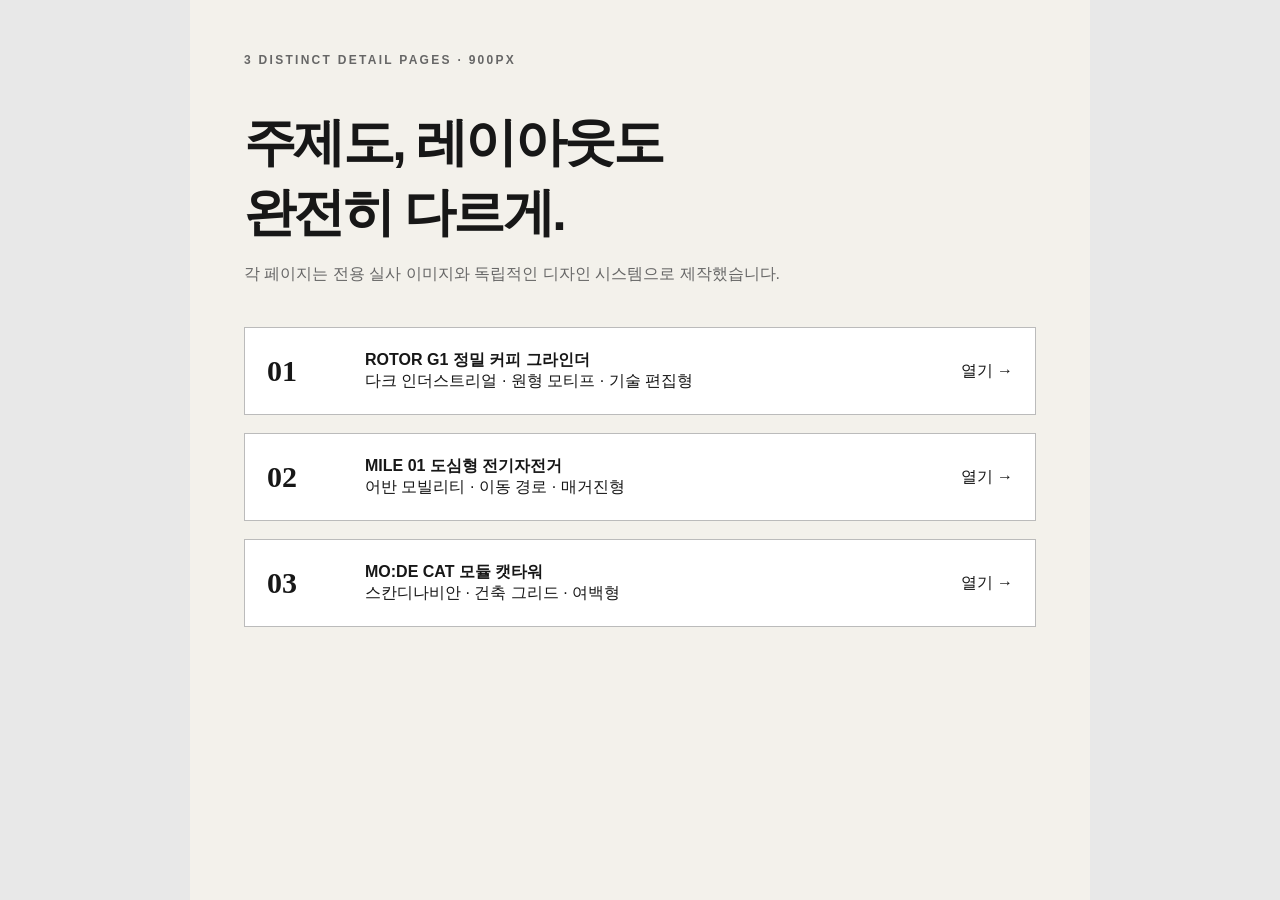
<file: index.html>
<!doctype html><html lang="ko"><head><meta charset="utf-8"><meta name="viewport" content="width=device-width,initial-scale=1"><title>서로 다른 상세페이지 3종</title><link rel="stylesheet" href="fresh-pages.css"></head><body><main class="page site-index"><p class="eyebrow">3 DISTINCT DETAIL PAGES · 900PX</p><h1>주제도, 레이아웃도<br>완전히 다르게.</h1><p>각 페이지는 전용 실사 이미지와 독립적인 디자인 시스템으로 제작했습니다.</p><div class="index-grid"><a href="01-grinder.html"><b>01</b><span><strong>ROTOR G1 정밀 커피 그라인더</strong><br>다크 인더스트리얼 · 원형 모티프 · 기술 편집형</span><span>열기 →</span></a><a href="02-jelly.html"><b>02</b><span><strong>MILE 01 도심형 전기자전거</strong><br>어반 모빌리티 · 이동 경로 · 매거진형</span><span>열기 →</span></a><a href="03-cattower.html"><b>03</b><span><strong>MO:DE CAT 모듈 캣타워</strong><br>스칸디나비안 · 건축 그리드 · 여백형</span><span>열기 →</span></a></div></main></body></html>
</file>
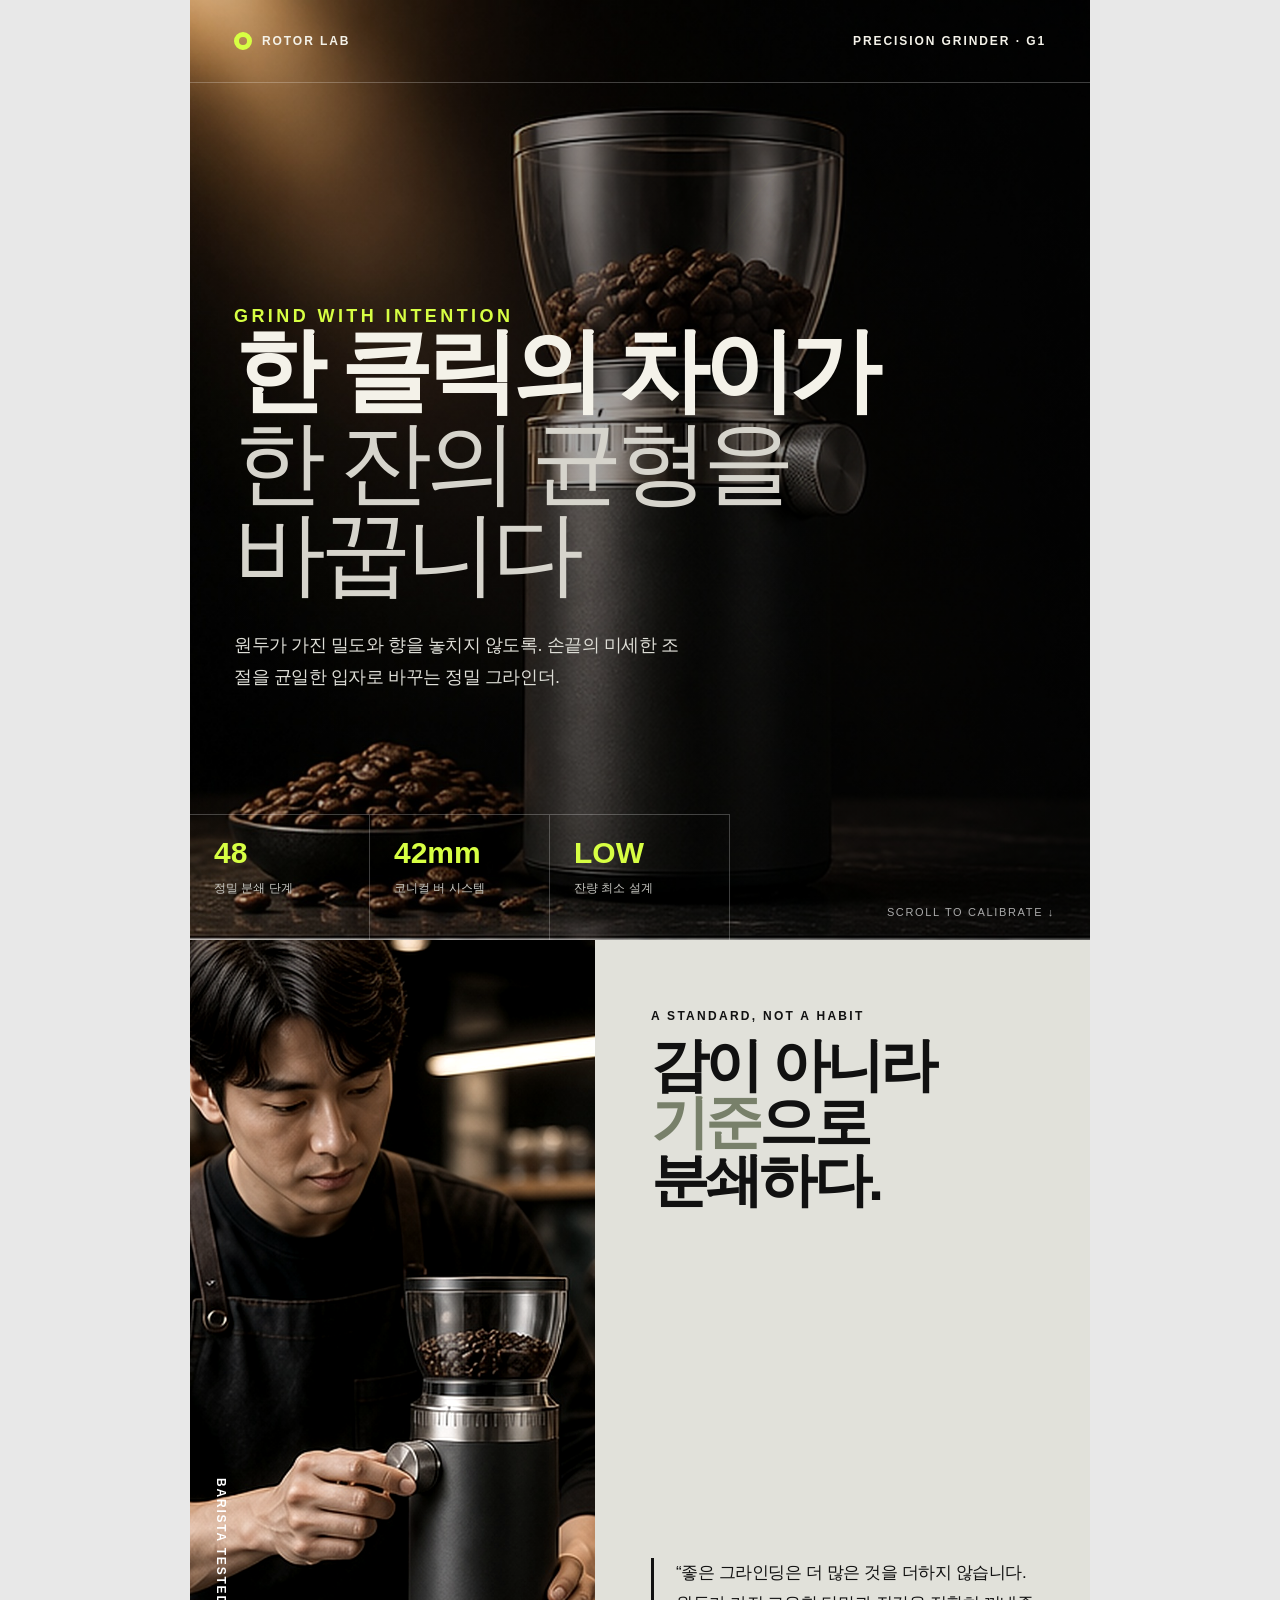
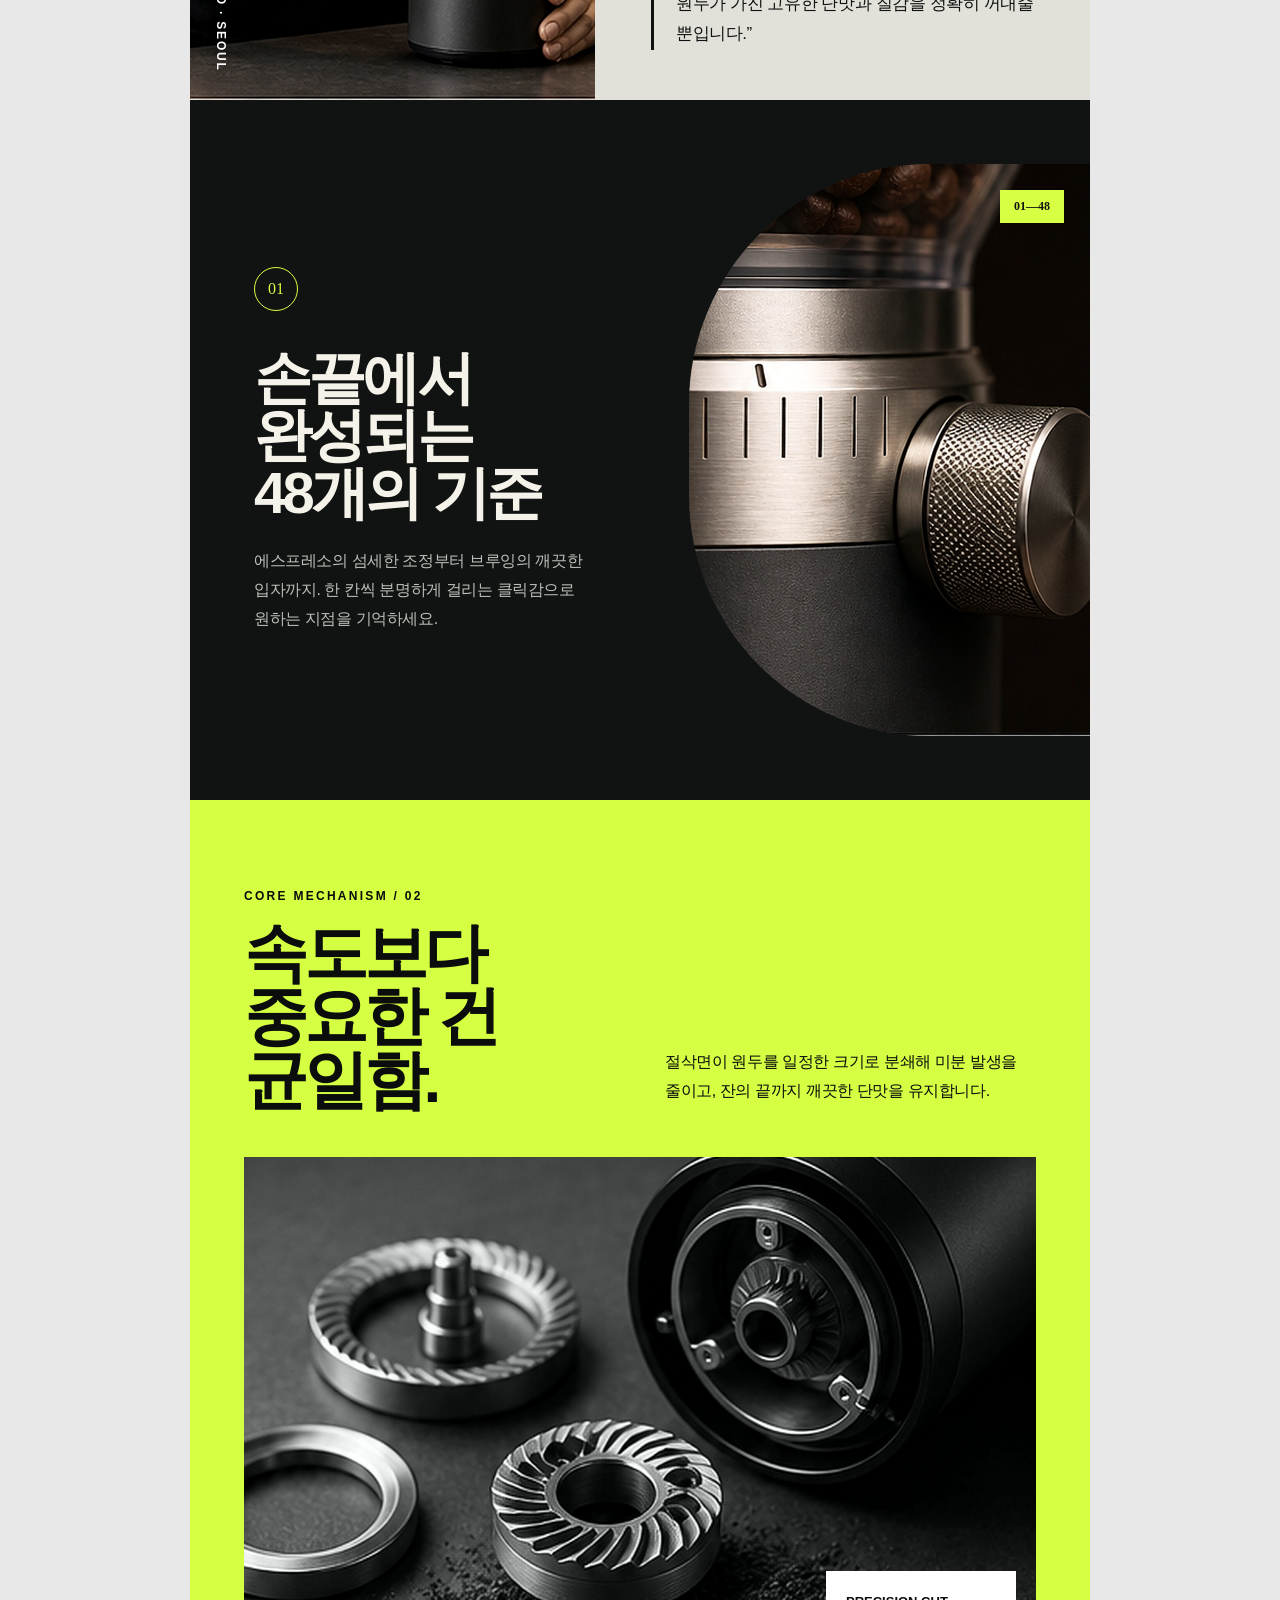
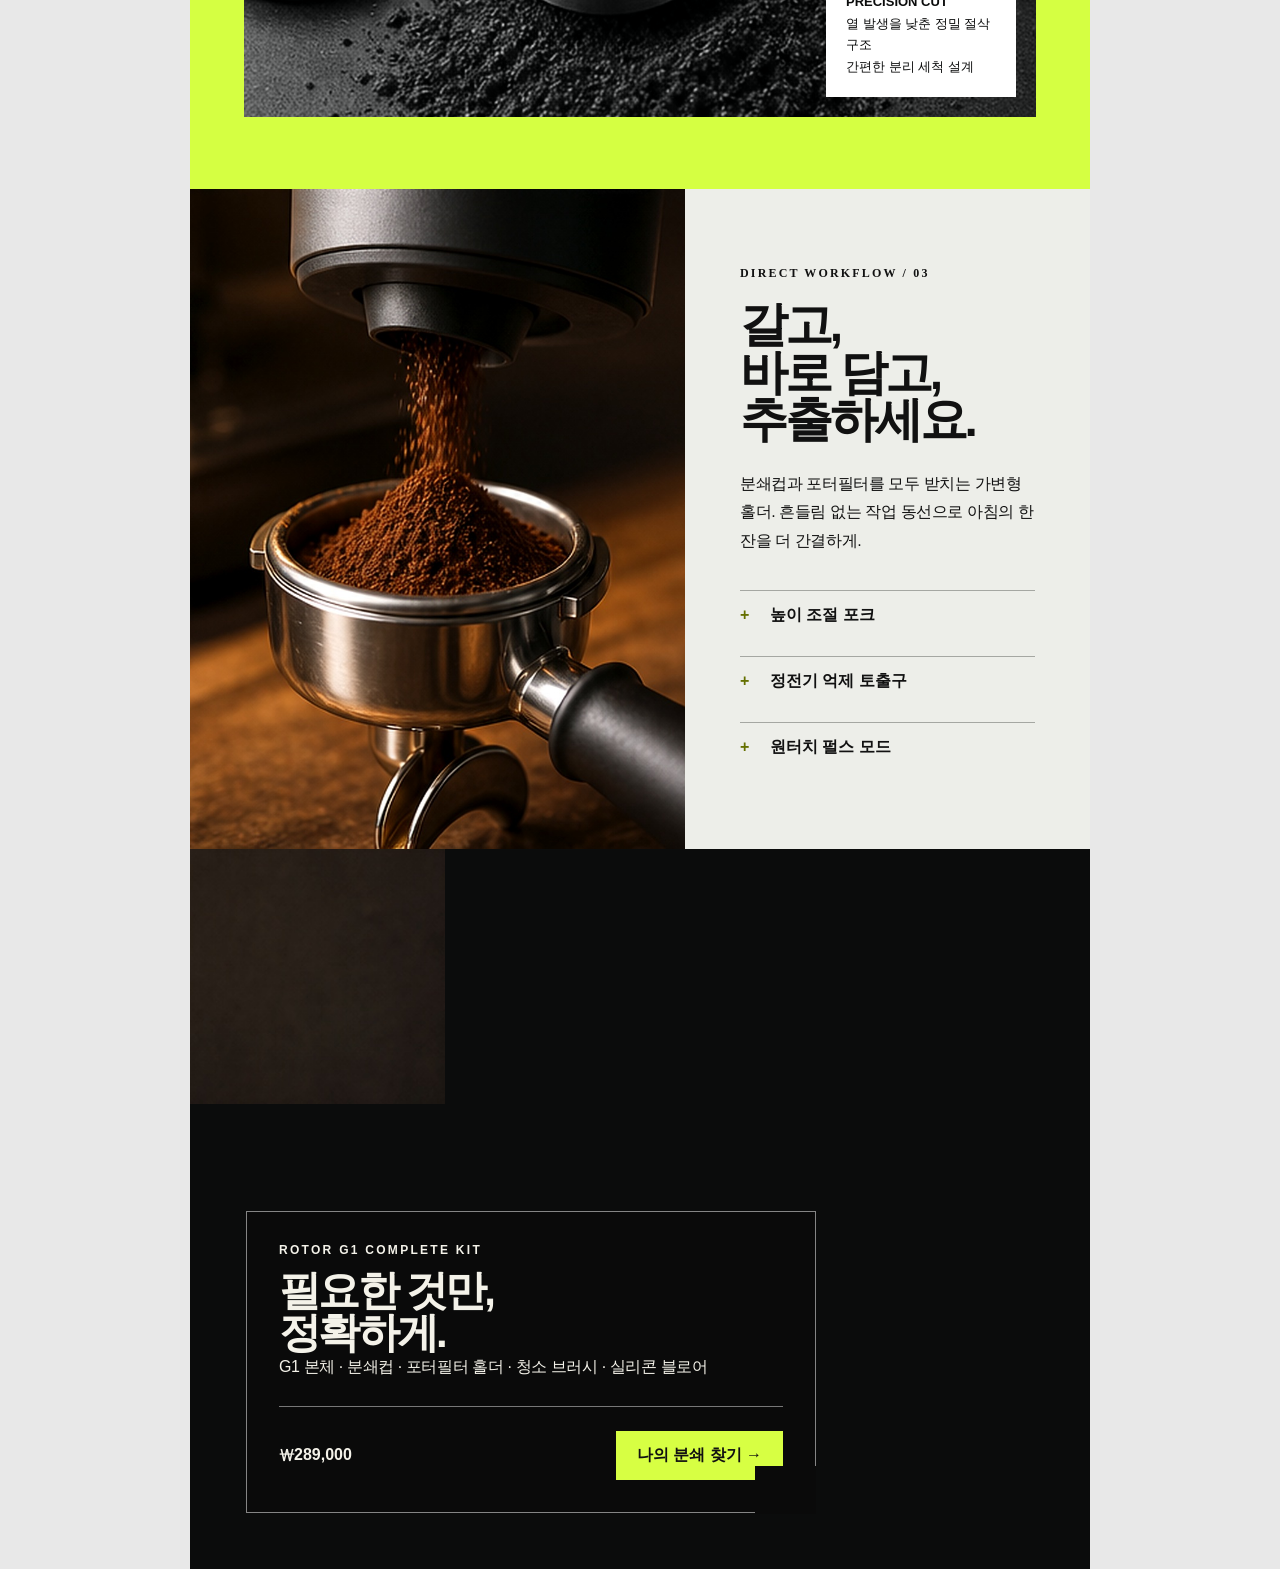
<file: 01-grinder.html>
<!doctype html><html lang="ko"><head><meta charset="utf-8"><meta name="viewport" content="width=device-width,initial-scale=1"><title>ROTOR G1 정밀 커피 그라인더</title><link rel="stylesheet" href="fresh-pages.css"></head>
<body><main class="page grinder">
  <section class="g-hero grain">
    <nav class="g-nav"><span class="g-logo"><i></i> ROTOR LAB</span><span>PRECISION GRINDER · G1</span></nav>
    <div class="g-hero-copy"><p class="eyebrow">Grind with intention</p><h1 class="display">한 클릭의 차이가<span>한 잔의 균형을 바꿉니다</span></h1><p class="body-copy">원두가 가진 밀도와 향을 놓치지 않도록. 손끝의 미세한 조절을 균일한 입자로 바꾸는 정밀 그라인더.</p></div>
    <div class="g-hero-foot"><div class="g-hero-specs"><div><strong>48</strong><span>정밀 분쇄 단계</span></div><div><strong>42mm</strong><span>코니컬 버 시스템</span></div><div><strong>LOW</strong><span>잔량 최소 설계</span></div></div><div class="g-scroll">SCROLL TO CALIBRATE ↓</div></div>
  </section>
  <section class="g-manifesto">
    <div class="g-manifesto-photo"><img src="assets/grinder-2.jpg" alt="커피를 추출하는 바리스타"><b>BARISTA TESTED · SEOUL</b></div>
    <div class="g-manifesto-copy"><div><p class="eyebrow">A standard, not a habit</p><h2 class="display">감이 아니라<br><em>기준</em>으로<br>분쇄하다.</h2></div><p class="body-copy g-quote">“좋은 그라인딩은 더 많은 것을 더하지 않습니다. 원두가 가진 고유한 단맛과 질감을 정확히 꺼내줄 뿐입니다.”</p></div>
  </section>
  <section class="g-collar">
    <div class="g-collar-copy"><span class="g-step">01</span><h2 class="display">손끝에서<br>완성되는<br>48개의 기준</h2><p class="body-copy">에스프레소의 섬세한 조정부터 브루잉의 깨끗한 입자까지. 한 칸씩 분명하게 걸리는 클릭감으로 원하는 지점을 기억하세요.</p></div>
    <div class="g-collar-visual"><img src="assets/grinder-3.jpg" alt="그라인더 분쇄도 조절 링"></div>
  </section>
  <section class="g-burr"><div class="g-burr-head"><div><p class="eyebrow">Core mechanism / 02</p><h2 class="display">속도보다<br>중요한 건<br>균일함.</h2></div><p class="body-copy">절삭면이 원두를 일정한 크기로 분쇄해 미분 발생을 줄이고, 잔의 끝까지 깨끗한 단맛을 유지합니다.</p></div><div class="g-burr-image"><img src="assets/grinder-4.jpg" alt="정밀 그라인더 버 구조"><div class="g-burr-tag"><b>PRECISION CUT</b><br>열 발생을 낮춘 정밀 절삭 구조<br>간편한 분리 세척 설계</div></div></section>
  <section class="g-flow"><div class="g-flow-photo"><img src="assets/grinder-5.jpg" alt="포터필터에 바로 담기는 분쇄 원두"></div><div class="g-flow-copy"><small>DIRECT WORKFLOW / 03</small><h2 class="display">갈고,<br>바로 담고,<br>추출하세요.</h2><p class="body-copy">분쇄컵과 포터필터를 모두 받치는 가변형 홀더. 흔들림 없는 작업 동선으로 아침의 한 잔을 더 간결하게.</p><div class="g-ticks"><span>높이 조절 포크</span><span>정전기 억제 토출구</span><span>원터치 펄스 모드</span></div></div></section>
  <section class="g-kit grain"><div class="g-kit-card"><p class="eyebrow">ROTOR G1 COMPLETE KIT</p><h2 class="display">필요한 것만,<br>정확하게.</h2><p class="body-copy">G1 본체 · 분쇄컵 · 포터필터 홀더 · 청소 브러시 · 실리콘 블로어</p><div class="g-buy"><strong>₩289,000</strong><a href="#">나의 분쇄 찾기 →</a></div></div></section>
</main></body></html>
</file>
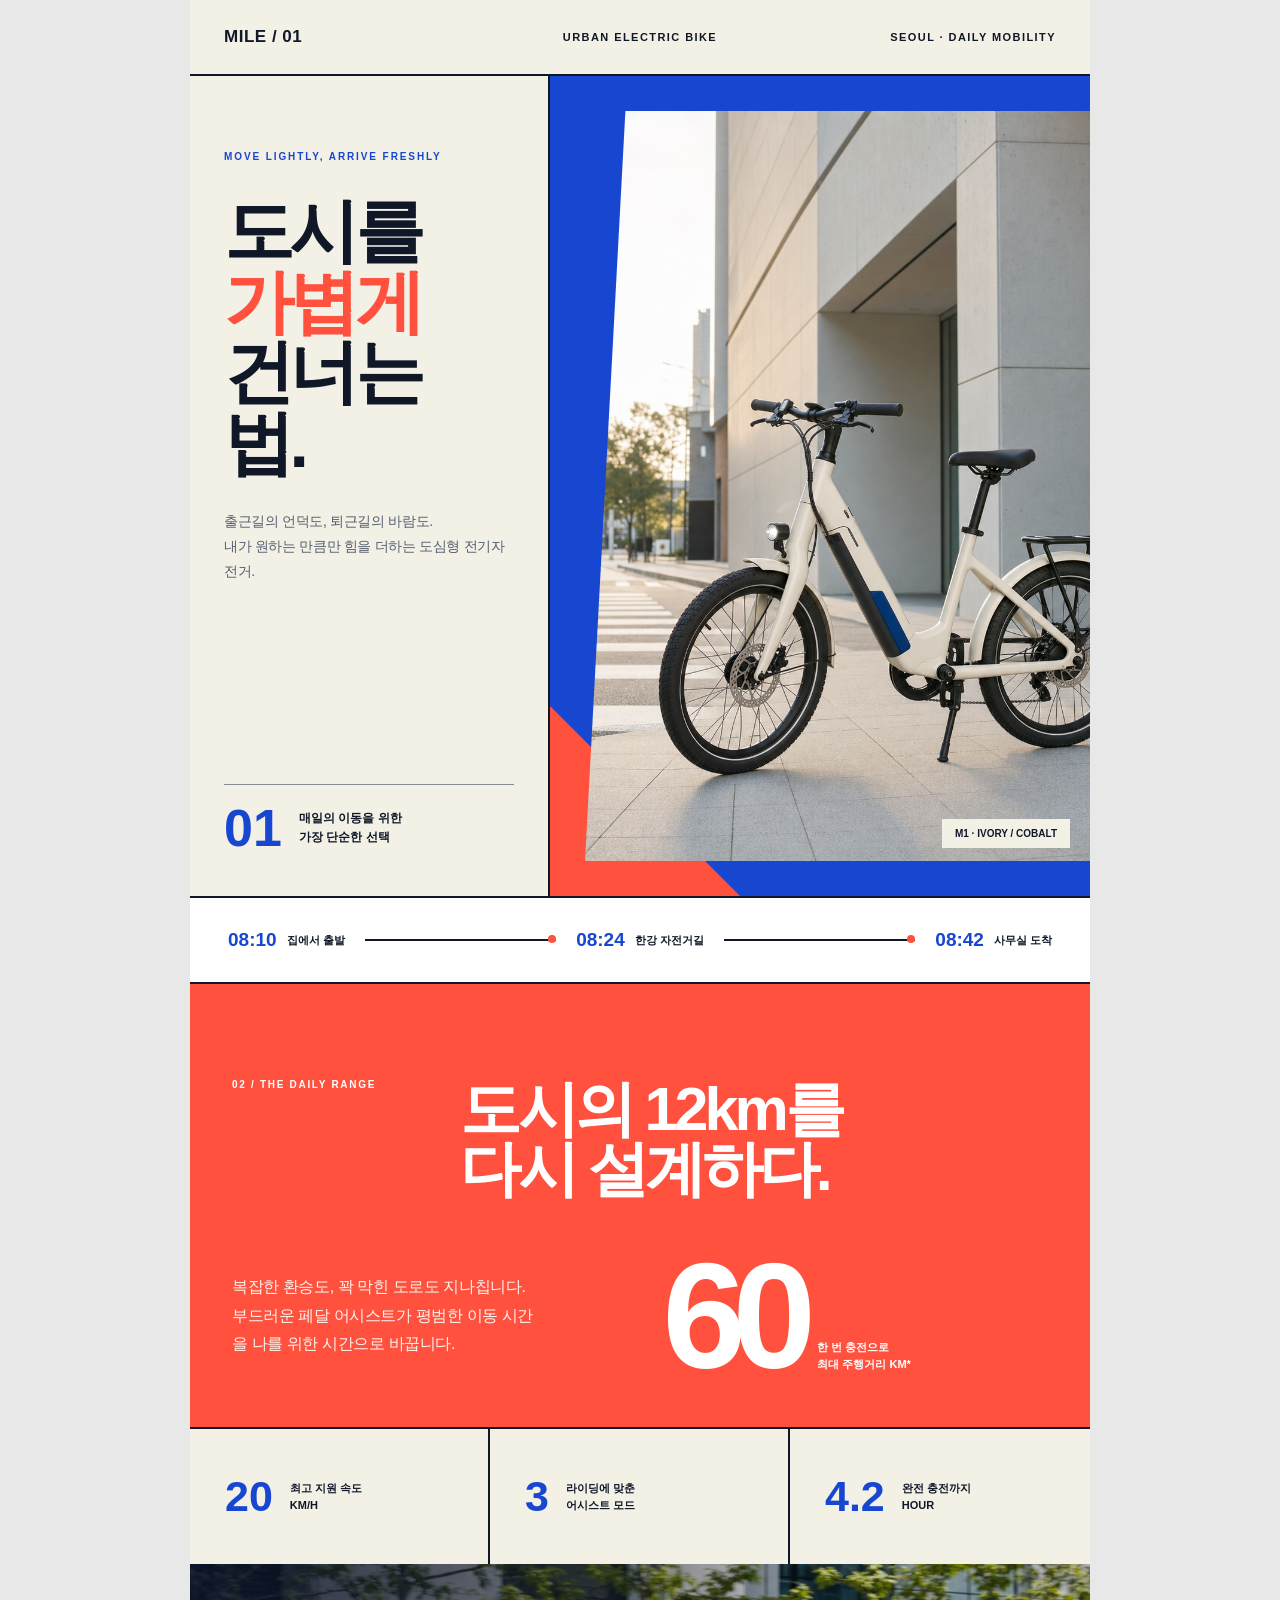
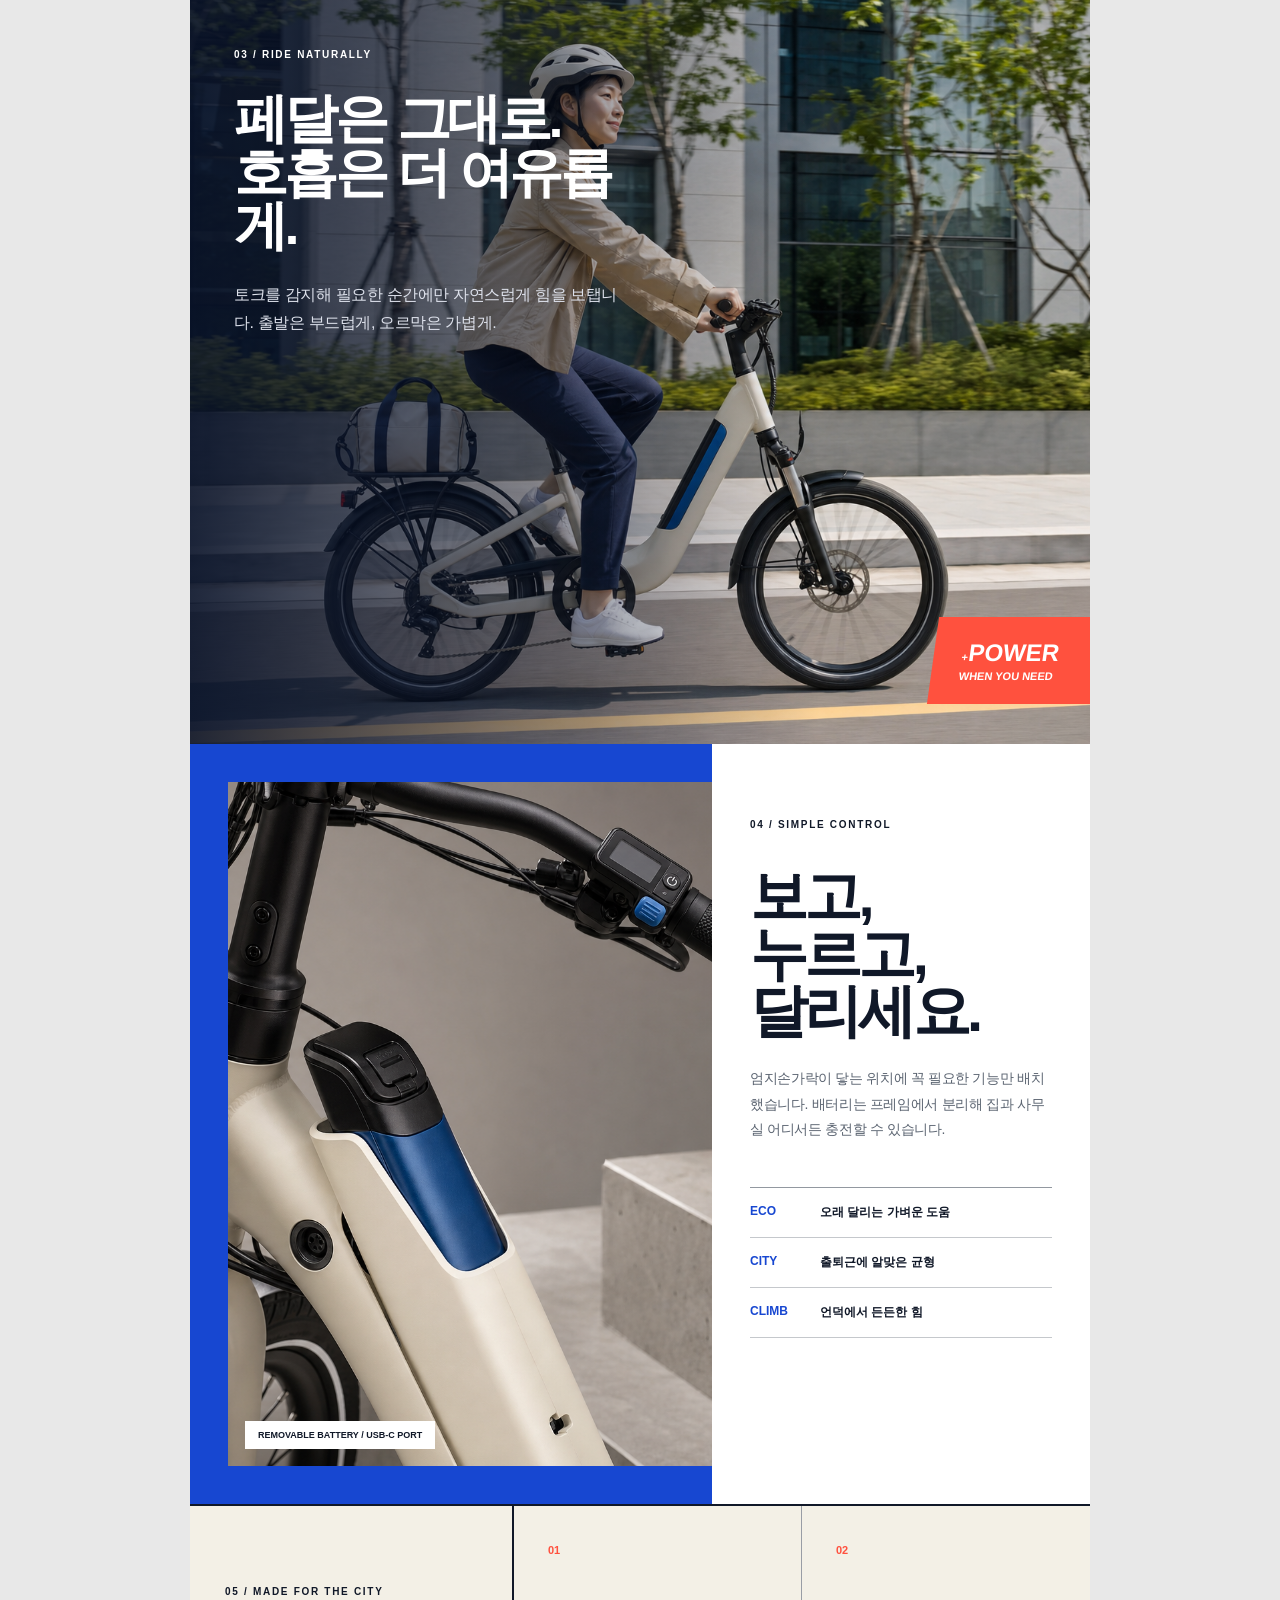
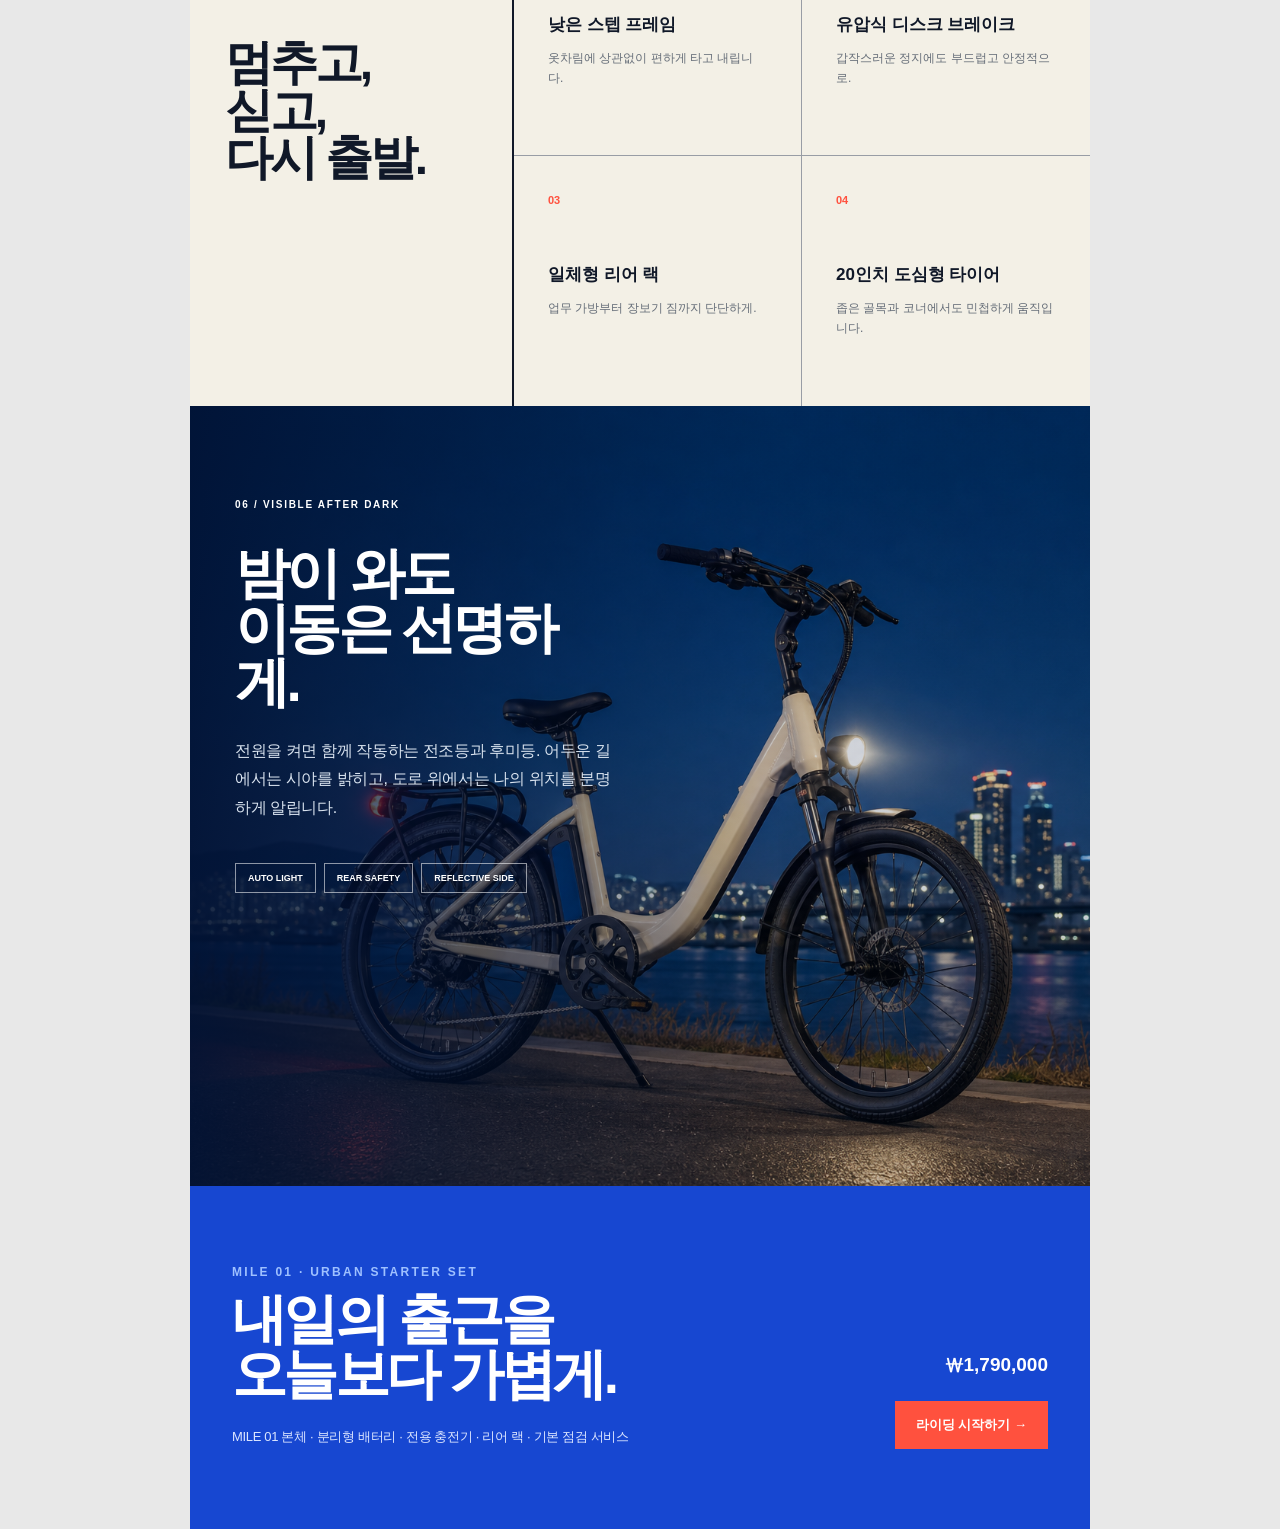
<file: 02-jelly.html>
<!doctype html><html lang="ko"><head><meta charset="utf-8"><meta name="viewport" content="width=device-width,initial-scale=1"><title>MILE 01 도심형 전기자전거</title><link rel="stylesheet" href="fresh-pages.css"></head>
<body><main class="page bike">
  <nav class="b-nav"><b>MILE / 01</b><span>URBAN ELECTRIC BIKE</span><span>SEOUL · DAILY MOBILITY</span></nav>
  <section class="b-hero"><div class="b-hero-copy"><p class="eyebrow">Move lightly, arrive freshly</p><h1 class="display">도시를<br><i>가볍게</i><br>건너는 법.</h1><p class="body-copy">출근길의 언덕도, 퇴근길의 바람도.<br>내가 원하는 만큼만 힘을 더하는 도심형 전기자전거.</p><div class="b-hero-tag"><strong>01</strong><span>매일의 이동을 위한<br>가장 단순한 선택</span></div></div><div class="b-hero-image"><img src="assets/bike-1.png" alt="도심 거리에 놓인 아이보리 전기자전거"><span>M1 · IVORY / COBALT</span></div></section>
  <section class="b-route"><div><b>08:10</b><span>집에서 출발</span></div><i></i><div><b>08:24</b><span>한강 자전거길</span></div><i></i><div><b>08:42</b><span>사무실 도착</span></div></section>
  <section class="b-distance"><header><span class="b-no">02 / THE DAILY RANGE</span><h2 class="display">도시의 12km를<br>다시 설계하다.</h2></header><div class="b-distance-body"><p class="body-copy">복잡한 환승도, 꽉 막힌 도로도 지나칩니다. 부드러운 페달 어시스트가 평범한 이동 시간을 나를 위한 시간으로 바꿉니다.</p><div class="b-big-number"><strong>60</strong><span>한 번 충전으로<br>최대 주행거리 KM*</span></div></div><div class="b-metrics"><article><b>20</b><span>최고 지원 속도<br>KM/H</span></article><article><b>3</b><span>라이딩에 맞춘<br>어시스트 모드</span></article><article><b>4.2</b><span>완전 충전까지<br>HOUR</span></article></div></section>
  <section class="b-ride"><img src="assets/bike-2.png" alt="서울 도심에서 전기자전거로 출근하는 여성"><div class="b-ride-copy"><span class="b-no">03 / RIDE NATURALLY</span><h2 class="display">페달은 그대로.<br>호흡은 더 여유롭게.</h2><p class="body-copy">토크를 감지해 필요한 순간에만 자연스럽게 힘을 보탭니다. 출발은 부드럽게, 오르막은 가볍게.</p></div><div class="b-speed">+<strong>POWER</strong><br>WHEN YOU NEED</div></section>
  <section class="b-control"><div class="b-control-image"><img src="assets/bike-3.png" alt="전기자전거 배터리와 핸들 조작부 디테일"><span>REMOVABLE BATTERY / USB-C PORT</span></div><div class="b-control-copy"><span class="b-no">04 / SIMPLE CONTROL</span><h2 class="display">보고,<br>누르고,<br>달리세요.</h2><p class="body-copy">엄지손가락이 닿는 위치에 꼭 필요한 기능만 배치했습니다. 배터리는 프레임에서 분리해 집과 사무실 어디서든 충전할 수 있습니다.</p><ol><li><b>ECO</b><span>오래 달리는 가벼운 도움</span></li><li><b>CITY</b><span>출퇴근에 알맞은 균형</span></li><li><b>CLIMB</b><span>언덕에서 든든한 힘</span></li></ol></div></section>
  <section class="b-comfort"><div class="b-comfort-title"><span class="b-no">05 / MADE FOR THE CITY</span><h2 class="display">멈추고,<br>싣고,<br>다시 출발.</h2></div><div class="b-comfort-grid"><article><span>01</span><b>낮은 스텝 프레임</b><p>옷차림에 상관없이 편하게 타고 내립니다.</p></article><article><span>02</span><b>유압식 디스크 브레이크</b><p>갑작스러운 정지에도 부드럽고 안정적으로.</p></article><article><span>03</span><b>일체형 리어 랙</b><p>업무 가방부터 장보기 짐까지 단단하게.</p></article><article><span>04</span><b>20인치 도심형 타이어</b><p>좁은 골목과 코너에서도 민첩하게 움직입니다.</p></article></div></section>
  <section class="b-night"><img src="assets/bike-4.png" alt="서울 야간 자전거길의 전기자전거"><div class="b-night-copy"><span class="b-no">06 / VISIBLE AFTER DARK</span><h2 class="display">밤이 와도<br>이동은 선명하게.</h2><p class="body-copy">전원을 켜면 함께 작동하는 전조등과 후미등. 어두운 길에서는 시야를 밝히고, 도로 위에서는 나의 위치를 분명하게 알립니다.</p><div><b>AUTO LIGHT</b><b>REAR SAFETY</b><b>REFLECTIVE SIDE</b></div></div></section>
  <section class="b-finish"><div><p class="eyebrow">MILE 01 · URBAN STARTER SET</p><h2 class="display">내일의 출근을<br>오늘보다 가볍게.</h2><p class="body-copy">MILE 01 본체 · 분리형 배터리 · 전용 충전기 · 리어 랙 · 기본 점검 서비스</p></div><div class="b-price"><span>₩1,790,000</span><a href="#">라이딩 시작하기 →</a></div></section>
</main></body></html>
</file>
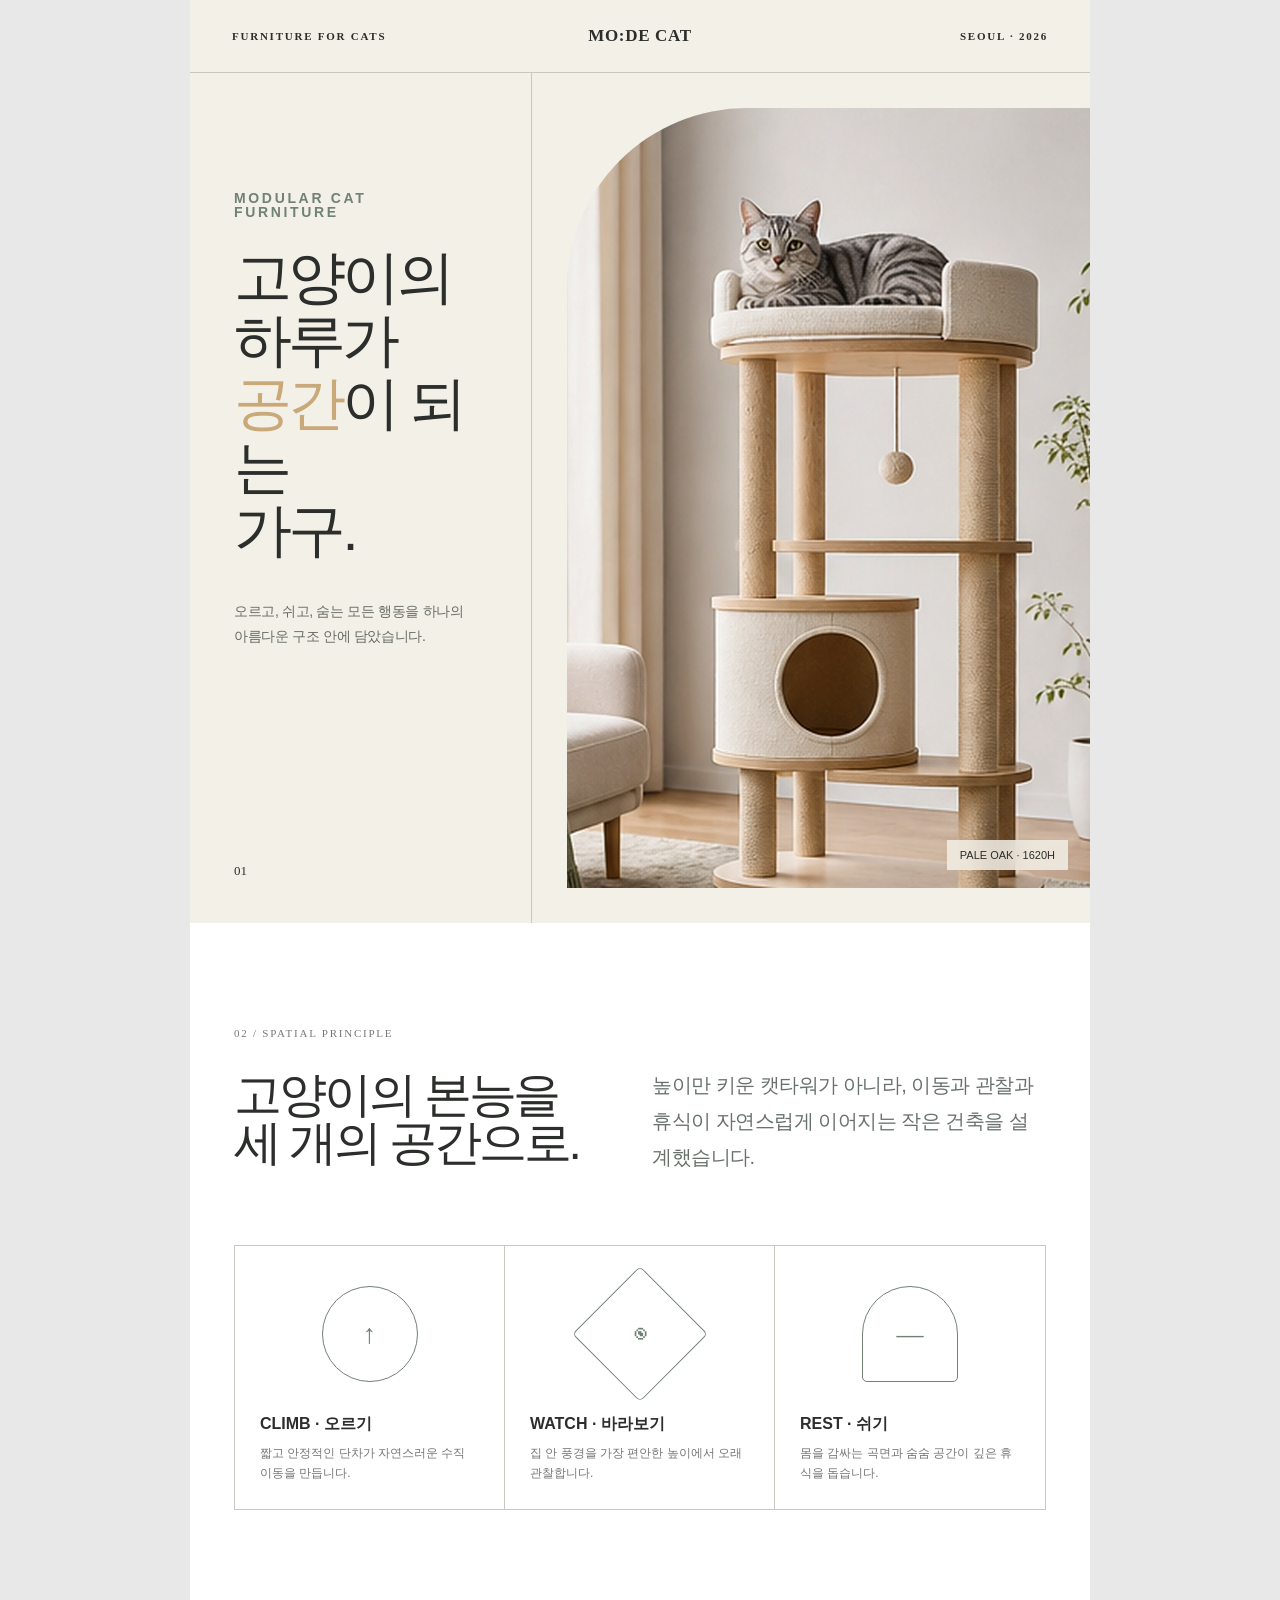
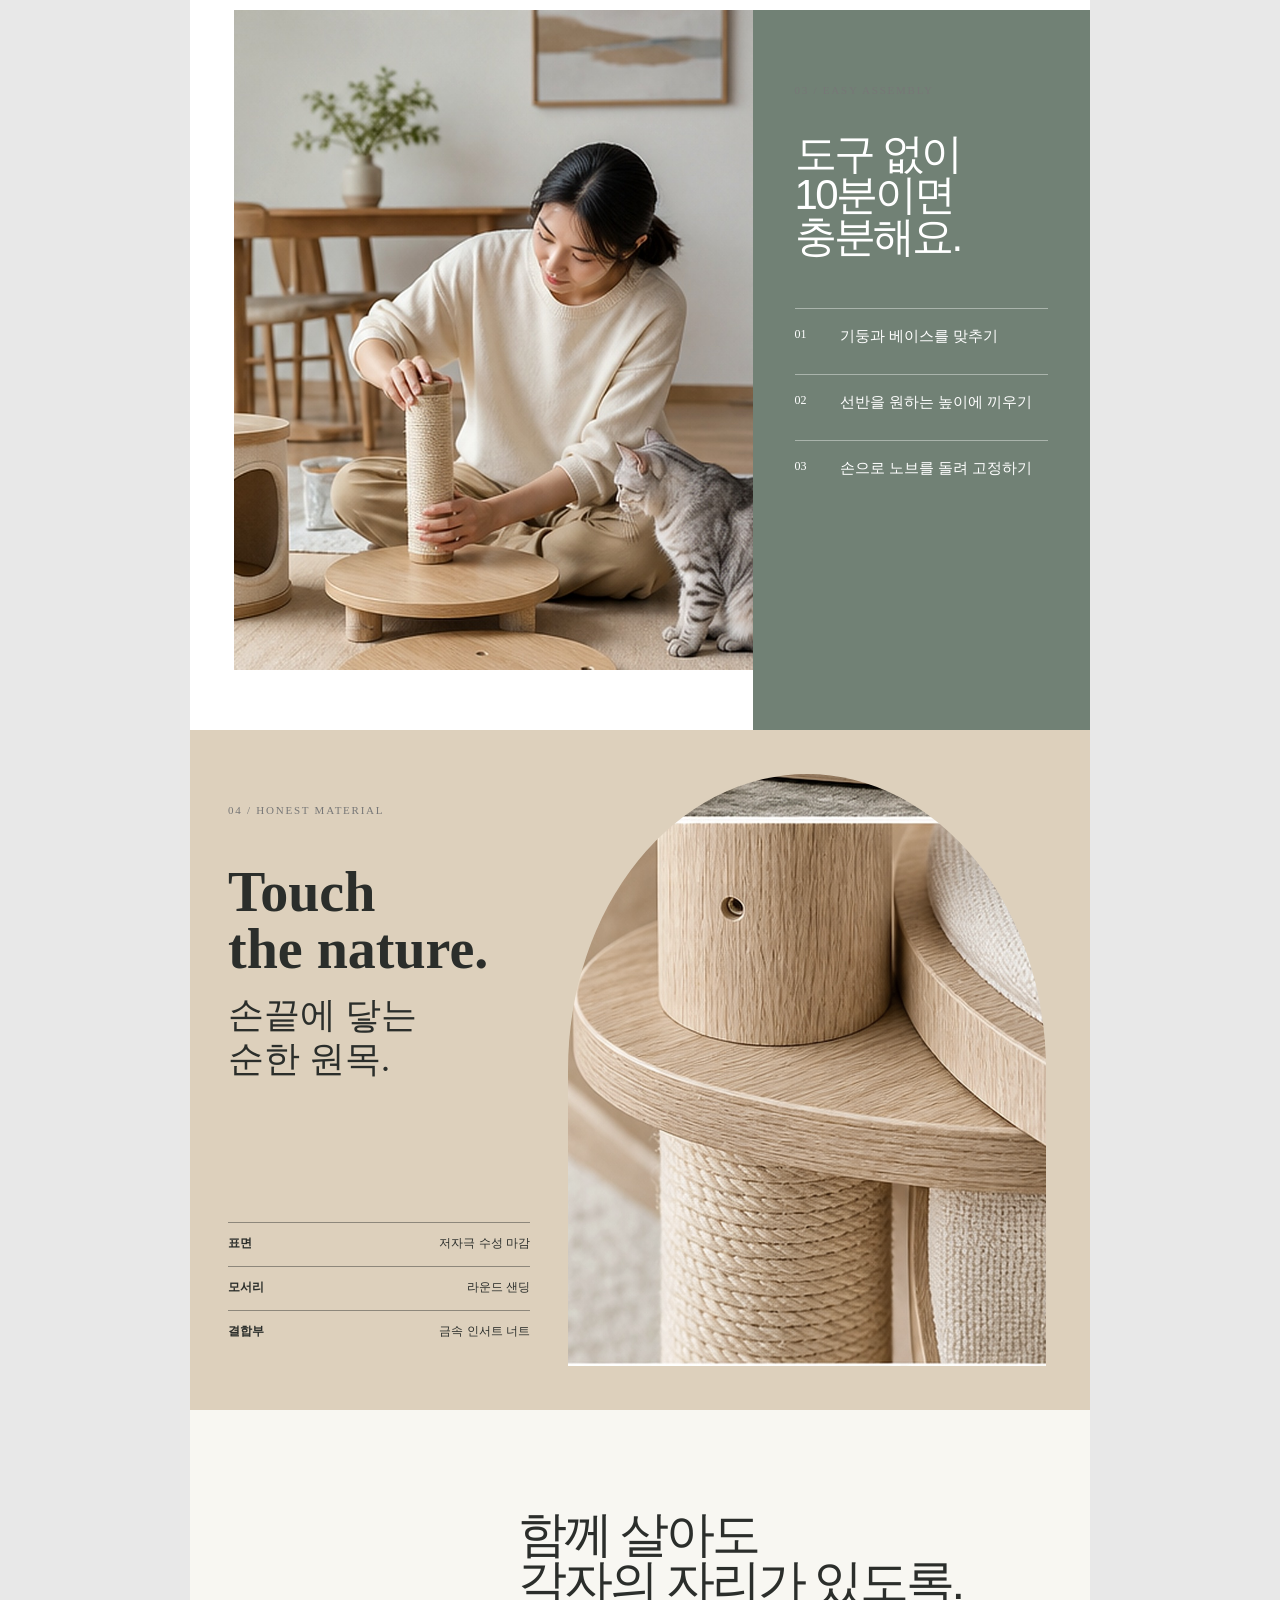
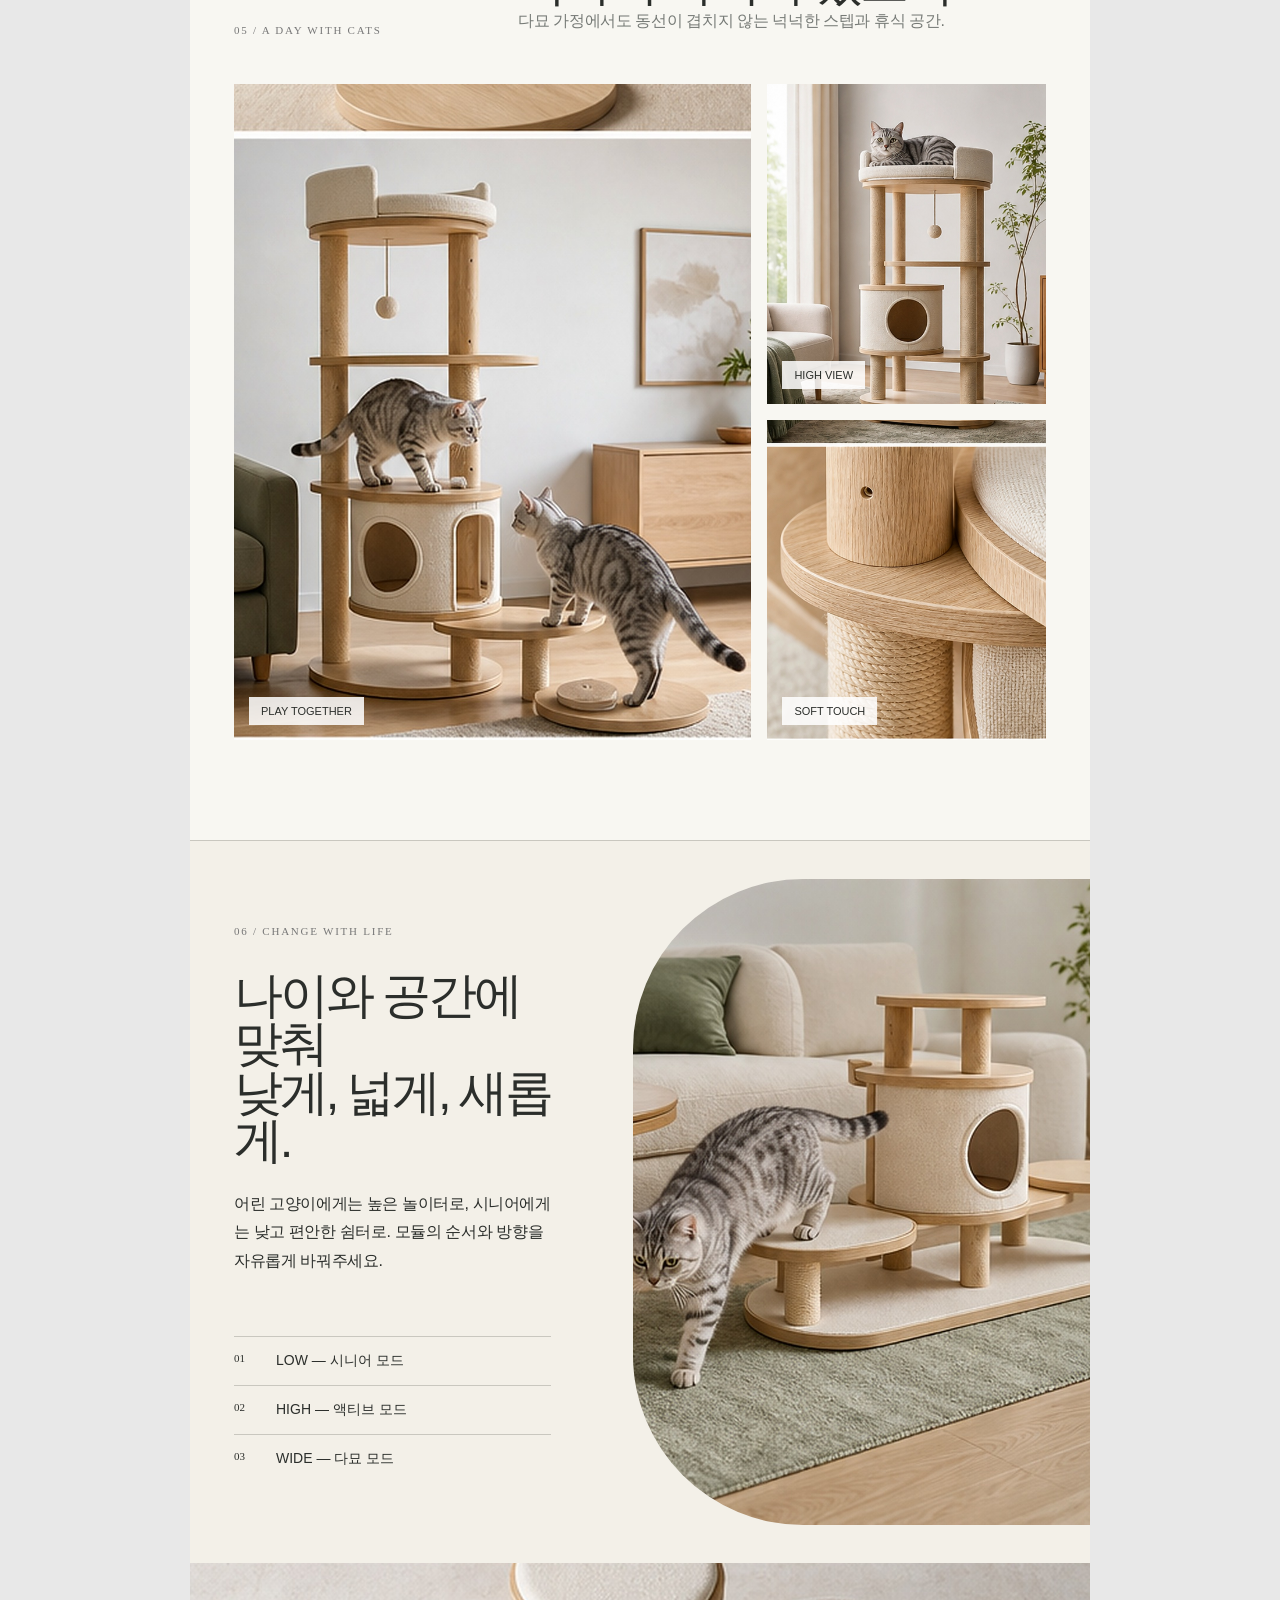
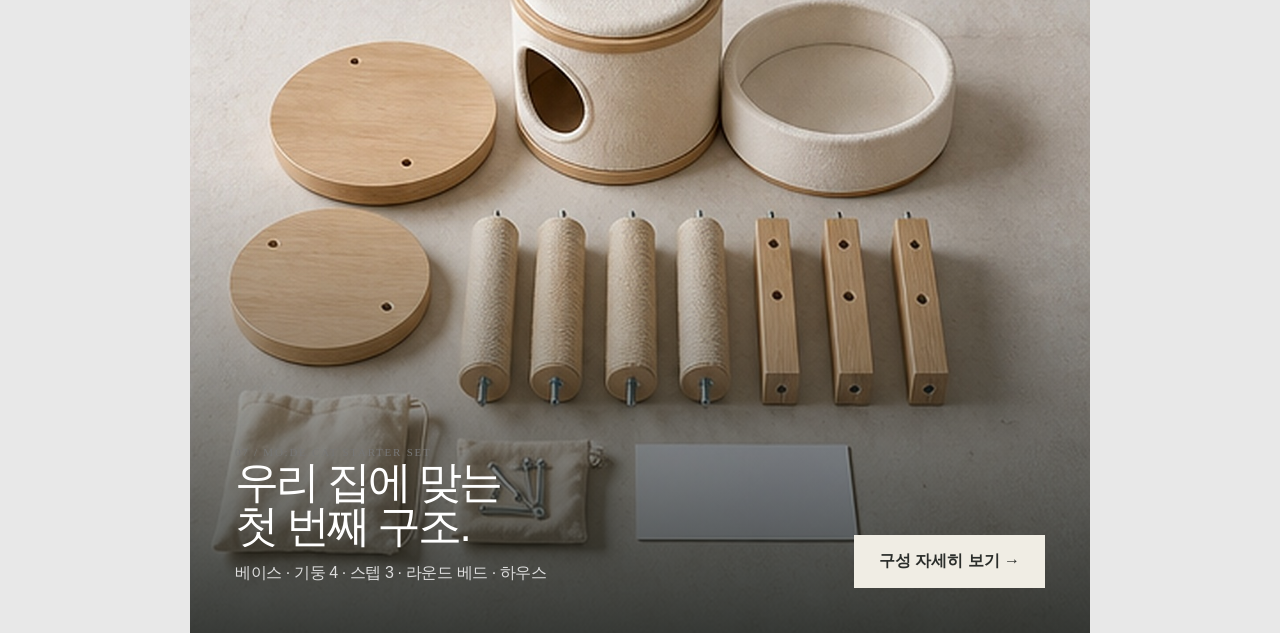
<file: 03-cattower.html>
<!doctype html><html lang="ko"><head><meta charset="utf-8"><meta name="viewport" content="width=device-width,initial-scale=1"><title>MO:DE CAT 모듈 캣타워</title><link rel="stylesheet" href="fresh-pages.css"></head>
<body><main class="page cat">
  <nav class="c-nav"><span>FURNITURE FOR CATS</span><b>MO:DE CAT</b><span>SEOUL · 2026</span></nav>
  <section class="c-hero"><div class="c-hero-copy"><p class="eyebrow">Modular cat furniture</p><h1 class="display">고양이의<br>하루가<br><em>공간</em>이 되는<br>가구.</h1><p class="body-copy">오르고, 쉬고, 숨는 모든 행동을 하나의 아름다운 구조 안에 담았습니다.</p></div><div class="c-hero-photo"><img src="assets/cattower-1.jpg" alt="원목 모듈 캣타워와 고양이"><span>PALE OAK · 1620H</span></div></section>
  <section class="c-principle"><div class="c-principle-head"><div><span class="c-section-no">02 / SPATIAL PRINCIPLE</span><h2 class="display">고양이의 본능을<br>세 개의 공간으로.</h2></div><p class="body-copy c-principle-lead">높이만 키운 캣타워가 아니라, 이동과 관찰과 휴식이 자연스럽게 이어지는 작은 건축을 설계했습니다.</p></div><div class="c-plan"><article><b>↑</b><h3>CLIMB · 오르기</h3><p>짧고 안정적인 단차가 자연스러운 수직 이동을 만듭니다.</p></article><article><b><span>◉</span></b><h3>WATCH · 바라보기</h3><p>집 안 풍경을 가장 편안한 높이에서 오래 관찰합니다.</p></article><article><b>—</b><h3>REST · 쉬기</h3><p>몸을 감싸는 곡면과 숨숨 공간이 깊은 휴식을 돕습니다.</p></article></div></section>
  <section class="c-assembly"><div class="c-assembly-photo"><img src="assets/cattower-2.jpg" alt="캣타워를 조립하는 사람"></div><div class="c-assembly-copy"><span class="c-section-no">03 / EASY ASSEMBLY</span><h2 class="display">도구 없이<br>10분이면<br>충분해요.</h2><div class="c-timeline"><div><b>01</b><strong>기둥과 베이스를 맞추기</strong></div><div><b>02</b><strong>선반을 원하는 높이에 끼우기</strong></div><div><b>03</b><strong>손으로 노브를 돌려 고정하기</strong></div></div></div></section>
  <section class="c-material"><div class="c-material-copy"><div><span class="c-section-no">04 / HONEST MATERIAL</span><h2>Touch<br>the nature.<span>손끝에 닿는<br>순한 원목.</span></h2></div><div class="c-material-facts"><div><b>표면</b><span>저자극 수성 마감</span></div><div><b>모서리</b><span>라운드 샌딩</span></div><div><b>결합부</b><span>금속 인서트 너트</span></div></div></div><div class="c-material-photo"><img src="assets/cattower-3.jpg" alt="캣타워 원목과 결합부 디테일"></div></section>
  <section class="c-scenes"><div class="c-scenes-head"><span class="c-section-no">05 / A DAY WITH CATS</span><div><h2 class="display">함께 살아도<br>각자의 자리가 있도록.</h2><p class="body-copy">다묘 가정에서도 동선이 겹치지 않는 넉넉한 스텝과 휴식 공간.</p></div></div><div class="c-scene-grid"><figure><img src="assets/cattower-4.jpg" alt="캣타워에서 노는 두 고양이"><figcaption>PLAY TOGETHER</figcaption></figure><figure><img src="assets/cattower-1.jpg" alt="높은 캣타워에서 쉬는 고양이"><figcaption>HIGH VIEW</figcaption></figure><figure><img src="assets/cattower-3.jpg" alt="부드러운 원목 디테일"><figcaption>SOFT TOUCH</figcaption></figure></div></section>
  <section class="c-config"><div class="c-config-copy"><span class="c-section-no">06 / CHANGE WITH LIFE</span><h2 class="display">나이와 공간에 맞춰<br>낮게, 넓게, 새롭게.</h2><p class="body-copy">어린 고양이에게는 높은 놀이터로, 시니어에게는 낮고 편안한 쉼터로. 모듈의 순서와 방향을 자유롭게 바꿔주세요.</p><div class="c-config-list"><div><strong>LOW — 시니어 모드</strong></div><div><strong>HIGH — 액티브 모드</strong></div><div><strong>WIDE — 다묘 모드</strong></div></div></div><div class="c-config-photo"><img src="assets/cattower-5.jpg" alt="낮게 구성한 모듈 캣타워"></div></section>
  <section class="c-kit"><div class="c-kit-card"><div><span class="c-section-no">07 / MO:DE CAT STARTER SET</span><h2 class="display">우리 집에 맞는<br>첫 번째 구조.</h2><p class="body-copy">베이스 · 기둥 4 · 스텝 3 · 라운드 베드 · 하우스</p></div><a href="#">구성 자세히 보기 →</a></div></section>
</main></body></html>
</file>
<file: fresh-pages.css>
:root { color-scheme: light; }
* { box-sizing: border-box; }
html { scroll-behavior: smooth; }
body { margin: 0; background: #e8e8e8; font-family: "Pretendard", "Noto Sans KR", "Malgun Gothic", Arial, sans-serif; color: #171717; }
img { display: block; width: 100%; }
button, a { font: inherit; }
.page { width: min(100%, 900px); margin: 0 auto; overflow: hidden; background: #fff; }
.eyebrow { margin: 0 0 14px; font-size: 12px; line-height: 1; font-weight: 800; letter-spacing: .19em; text-transform: uppercase; }
.display { margin: 0; letter-spacing: -.065em; line-height: .99; }
.body-copy { margin: 0; color: inherit; line-height: 1.8; letter-spacing: -.025em; }
.grain { position: relative; }
.grain::after { content: ""; pointer-events: none; position: absolute; inset: 0; opacity: .16; background-image: url("data:image/svg+xml,%3Csvg viewBox='0 0 160 160' xmlns='http://www.w3.org/2000/svg'%3E%3Cfilter id='n'%3E%3CfeTurbulence type='fractalNoise' baseFrequency='.9' numOctaves='3' stitchTiles='stitch'/%3E%3C/filter%3E%3Crect width='100%25' height='100%25' filter='url(%23n)' opacity='.22'/%3E%3C/svg%3E"); mix-blend-mode: soft-light; }

/* 01. ROTOR G1 — dark radial machine editorial */
.grinder { --acid:#d7ff43; --ink:#0b0c0c; --steel:#c9cdca; background: var(--ink); color:#f4f2e9; }
.g-hero { position:relative; min-height: 940px; display:grid; grid-template-rows:auto 1fr auto; isolation:isolate; }
.g-hero::before { content:""; position:absolute; inset:0; z-index:-2; background:linear-gradient(90deg,rgba(0,0,0,.15),rgba(0,0,0,.62)),url('assets/grinder-1.jpg') center/cover; }
.g-hero::after { content:""; position:absolute; inset:9% -27% auto auto; width:660px; aspect-ratio:1; border:1px solid rgba(215,255,67,.38); border-radius:50%; box-shadow:0 0 0 48px rgba(255,255,255,.025),0 0 0 96px rgba(255,255,255,.025); z-index:-1; }
.g-nav { display:flex; justify-content:space-between; align-items:center; padding:32px 44px; border-bottom:1px solid rgba(255,255,255,.24); font-size:12px; font-weight:700; letter-spacing:.16em; }
.g-logo { display:flex; align-items:center; gap:10px; }
.g-logo i { width:18px; height:18px; border:5px solid var(--acid); border-radius:50%; }
.g-hero-copy { align-self:center; width:82%; padding:110px 44px 36px; }
.g-hero .eyebrow { color:var(--acid); }
.g-hero h1 { font-size:clamp(58px,9.5vw,92px); font-weight:800; }
.g-hero h1 span { display:block; font-weight:300; color:#d6d4cc; }
.g-hero-copy p { max-width:450px; margin:30px 0 0; font-size:18px; color:#deded7; }
.g-hero-foot { display:grid; grid-template-columns:1.2fr .8fr; align-items:end; }
.g-hero-specs { display:grid; grid-template-columns:repeat(3,1fr); border-top:1px solid rgba(255,255,255,.24); }
.g-hero-specs div { min-height:125px; padding:23px 24px; border-right:1px solid rgba(255,255,255,.24); }
.g-hero-specs strong { display:block; font:700 30px/1 "DM Sans",sans-serif; color:var(--acid); }
.g-hero-specs span { display:block; margin-top:12px; color:#c8c8c2; font-size:12px; }
.g-scroll { padding:22px 35px; text-align:right; color:#aaa; font-size:11px; letter-spacing:.15em; }
.g-manifesto { display:grid; grid-template-columns:45% 55%; min-height:760px; background:#e1e1da; color:#111; }
.g-manifesto-photo { position:relative; }
.g-manifesto-photo img { height:100%; object-fit:cover; filter:saturate(.7) contrast(1.05); }
.g-manifesto-photo b { position:absolute; left:24px; bottom:28px; color:white; writing-mode:vertical-rl; font-size:12px; letter-spacing:.15em; }
.g-manifesto-copy { display:flex; flex-direction:column; justify-content:space-between; padding:70px 56px 50px; }
.g-manifesto h2 { font-size:58px; font-weight:700; }
.g-manifesto h2 em { color:#78806a; font-style:normal; }
.g-quote { padding-left:22px; border-left:3px solid #111; font-size:17px; }
.g-collar { position:relative; display:grid; grid-template-columns:52% 48%; align-items:center; min-height:700px; padding:64px 0 64px 64px; background:#111312; }
.g-collar-copy { z-index:2; }
.g-step { display:inline-flex; width:44px; height:44px; align-items:center; justify-content:center; border:1px solid var(--acid); border-radius:50%; color:var(--acid); font-family:"DM Sans"; }
.g-collar h2 { margin:38px 0 26px; font-size:58px; }
.g-collar p { max-width:330px; color:#bdbfb9; }
.g-collar-visual { position:relative; align-self:stretch; }
.g-collar-visual img { height:100%; object-fit:cover; border-radius:240px 0 0 240px; }
.g-collar-visual::after { content:"01—48"; position:absolute; right:26px; top:26px; padding:9px 14px; background:var(--acid); color:#111; font:700 12px "DM Sans"; }
.g-burr { background:#d5ff42; color:#0b0c0c; padding:90px 54px 72px; }
.g-burr-head { display:grid; grid-template-columns:1fr 1fr; gap:50px; align-items:end; margin-bottom:45px; }
.g-burr h2 { font-size:64px; }
.g-burr-head p { padding-bottom:6px; }
.g-burr-image { position:relative; background:#0e0f0f; }
.g-burr-image img { height:560px; object-fit:cover; mix-blend-mode:luminosity; }
.g-burr-tag { position:absolute; right:20px; bottom:20px; width:190px; padding:20px; background:white; font-size:13px; line-height:1.65; }
.g-flow { display:grid; grid-template-columns:1.1fr .9fr; min-height:660px; background:#edeee9; color:#111; }
.g-flow-photo img { height:100%; object-fit:cover; }
.g-flow-copy { display:flex; flex-direction:column; justify-content:center; padding:55px; }
.g-flow-copy small { font:700 12px "DM Sans"; letter-spacing:.18em; }
.g-flow-copy h2 { margin:20px 0 26px; font-size:48px; }
.g-ticks { display:grid; gap:16px; margin-top:34px; }
.g-ticks span { padding:14px 0; border-top:1px solid #a5a7a2; font-weight:600; }
.g-ticks span::before { content:"+"; display:inline-block; width:30px; color:#657000; }
.g-kit { position:relative; min-height:720px; display:flex; align-items:flex-end; padding:56px; isolation:isolate; }
.g-kit::before { content:""; position:absolute; inset:0; z-index:-2; background:url('assets/grinder-6.jpg') center/cover; }
.g-kit::after { content:""; position:absolute; inset:0; z-index:-1; background:linear-gradient(0deg,rgba(0,0,0,.86),transparent 64%); }
.g-kit-card { width:min(570px,100%); padding:32px; border:1px solid rgba(255,255,255,.5); backdrop-filter:blur(16px); background:rgba(10,10,10,.45); }
.g-kit-card h2 { font-size:42px; }
.g-buy { display:flex; justify-content:space-between; align-items:center; gap:15px; margin-top:24px; padding-top:24px; border-top:1px solid #777; }
.g-buy a { padding:14px 21px; background:var(--acid); color:#111; font-weight:800; text-decoration:none; }

/* 02. GYULTOK — playful pop collage */
.jelly { --coral:#ff5f4d; --blue:#60bdf1; --yellow:#f8e84e; --green:#1c673e; --cream:#fff9ea; background:var(--cream); color:#113127; }
.j-hero { position:relative; min-height:940px; padding:0; background:var(--cream); overflow:hidden; border-bottom:4px solid #173b30; }
.j-nav { display:flex; justify-content:space-between; align-items:center; position:relative; z-index:4; height:82px; padding:0 38px; border-bottom:3px solid #173b30; font-size:12px; font-weight:900; letter-spacing:.05em; }
.j-logo { padding:10px 17px; background:var(--yellow); border:2px solid #173b30; border-radius:100px; box-shadow:4px 4px 0 #173b30; }
.j-pill { border:2px solid #173b30; border-radius:100px; padding:9px 15px; background:white; }
.j-hero-stage { display:grid; grid-template-columns:44% 56%; min-height:780px; }
.j-hero-copy { position:relative; z-index:3; padding:78px 24px 60px 38px; border-right:3px solid #173b30; }
.j-hero-copy .eyebrow { color:var(--coral); font-size:11px; }
.j-hero h1 { margin:26px 0 34px; font-size:clamp(58px,8vw,78px); line-height:1.02; font-weight:900; color:#173b30; }
.j-hero h1 span { color:var(--coral); }
.j-hero h1 i { color:#1c76b1; font-style:normal; }
.j-hero-copy > p:last-child { font-size:14px; color:#51665e; }
.j-hero-product { position:relative; min-width:0; padding:60px 38px 48px; background:var(--coral); isolation:isolate; }
.j-hero-product::before { content:""; position:absolute; inset:52px 35px 35px; z-index:-2; border:3px solid #173b30; border-radius:220px 220px 18px 18px; background:var(--blue); }
.j-hero-product::after { content:""; position:absolute; right:-70px; top:-70px; z-index:-1; width:230px; aspect-ratio:1; border-radius:50%; background:var(--yellow); border:3px solid #173b30; }
.j-hero-photo { height:650px; object-fit:cover; border:3px solid #173b30; border-radius:190px 190px 14px 14px; box-shadow:10px 10px 0 #173b30; }
.j-sun { position:absolute; z-index:2; right:15px; top:26px; display:grid; place-items:center; width:118px; aspect-ratio:1; border:3px solid #173b30; border-radius:50%; background:var(--yellow); font:900 13px/1.25 "DM Sans",sans-serif; text-align:center; transform:rotate(9deg); }
.j-zero { position:relative; z-index:2; display:grid; place-items:center; width:125px; aspect-ratio:1; margin-top:38px; padding:12px; border:3px solid #173b30; border-radius:50%; background:white; text-align:center; transform:rotate(-6deg); box-shadow:6px 6px 0 var(--yellow); }
.j-zero strong { display:block; font:900 42px/1 "DM Sans",sans-serif; color:var(--coral); }
.j-zero span { font-size:11px; font-weight:900; }
.j-origin { position:absolute; z-index:2; right:22px; bottom:25px; padding:12px 17px; border:2px solid #173b30; border-radius:100px; background:white; font-size:11px; font-weight:800; }
.j-hero-marquee { display:flex; justify-content:space-around; align-items:center; gap:18px; height:78px; padding:0 30px; border-top:3px solid #173b30; background:var(--yellow); font-size:14px; font-weight:900; white-space:nowrap; }
.j-hero-marquee b { color:var(--coral); font-size:20px; }
.j-intro { display:grid; grid-template-columns:1fr 1.25fr; min-height:690px; background:var(--yellow); border-top:4px solid #173b30; border-bottom:4px solid #173b30; }
.j-intro-copy { padding:75px 40px; border-right:4px solid #173b30; }
.j-intro h2 { font-size:55px; }
.j-intro h2 span { color:var(--coral); }
.j-intro p { margin-top:26px; font-size:16px; }
.j-badges { display:flex; flex-wrap:wrap; gap:9px; margin-top:34px; }
.j-badges b { padding:9px 13px; border:2px solid #173b30; border-radius:100px; background:white; font-size:12px; }
.j-intro-photo { padding:38px; background:#f6a7ba; }
.j-intro-photo img { height:100%; object-fit:cover; border:3px solid #173b30; border-radius:180px 180px 16px 16px; }
.j-taste { position:relative; padding:80px 36px; background:var(--cream); }
.j-taste-title { display:flex; justify-content:space-between; align-items:end; margin-bottom:34px; }
.j-taste-title h2 { font-size:62px; }
.j-taste-title strong { font:900 90px/1 "DM Sans"; color:var(--coral); }
.j-taste-grid { display:grid; grid-template-columns:1.3fr .7fr; gap:18px; }
.j-taste-main { position:relative; min-height:540px; }
.j-taste-main img { height:100%; object-fit:cover; border-radius:32px; }
.j-note { position:absolute; right:18px; bottom:18px; width:210px; padding:22px; background:var(--yellow); border:2px solid #173b30; border-radius:20px; transform:rotate(-3deg); font-size:14px; line-height:1.6; }
.j-score { display:flex; flex-direction:column; justify-content:space-between; gap:18px; }
.j-score article { flex:1; display:flex; flex-direction:column; justify-content:center; padding:24px; border:2px solid #173b30; border-radius:24px; }
.j-score article:nth-child(1) { background:var(--blue); }
.j-score article:nth-child(2) { background:#f6a7ba; }
.j-score article:nth-child(3) { background:#fff; }
.j-score strong { font:900 38px/1 "DM Sans"; }
.j-score span { margin-top:8px; font-size:13px; font-weight:700; }
.j-jiggle { display:grid; grid-template-columns:.8fr 1.2fr; min-height:650px; background:var(--green); color:white; }
.j-jiggle-copy { padding:64px 38px; display:flex; flex-direction:column; justify-content:space-between; }
.j-jiggle h2 { font-size:52px; color:var(--yellow); }
.j-jiggle-copy p { color:#d6efdf; }
.j-jiggle-photo { position:relative; padding:42px 42px 42px 0; }
.j-jiggle-photo img { height:100%; object-fit:cover; clip-path:polygon(5% 0,100% 4%,95% 100%,0 94%); }
.j-jiggle-photo::after { content:"탱글!"; position:absolute; left:-45px; top:55%; padding:17px 23px; background:var(--coral); border:3px solid white; border-radius:50%; font-size:25px; font-weight:900; transform:rotate(-15deg); }
.j-life { position:relative; min-height:780px; padding:60px; background:#f6a7ba; }
.j-life img { width:66%; height:660px; margin-left:auto; object-fit:cover; border:4px solid #173b30; border-radius:300px 300px 12px 12px; }
.j-life-card { position:absolute; left:38px; top:165px; width:360px; padding:34px; background:white; border:3px solid #173b30; box-shadow:12px 12px 0 var(--yellow); transform:rotate(-4deg); }
.j-life-card h2 { font-size:48px; }
.j-life-list { display:grid; gap:12px; margin-top:26px; }
.j-life-list span { padding-bottom:12px; border-bottom:2px dashed #a7b6b0; font-weight:700; }
.j-pack { padding:74px 40px 48px; background:var(--blue); border-top:4px solid #173b30; }
.j-pack h2 { max-width:650px; font-size:62px; }
.j-pack h2 i { color:white; font-style:normal; text-decoration:underline wavy var(--coral); text-underline-offset:10px; }
.j-pack-photo { margin-top:40px; padding:24px; border:3px solid #173b30; background:white; box-shadow:12px 12px 0 #173b30; transform:rotate(1deg); }
.j-pack-photo img { max-height:580px; object-fit:cover; }
.j-cta { display:flex; justify-content:space-between; align-items:center; gap:20px; padding:35px 40px; background:var(--coral); border-top:4px solid #173b30; }
.j-cta strong { font-size:30px; color:white; }
.j-cta a { padding:15px 24px; border:3px solid #173b30; border-radius:100px; background:var(--yellow); color:#173b30; text-decoration:none; font-weight:900; box-shadow:4px 4px 0 #173b30; }

/* 03. MO:DE CAT — Scandinavian architectural editorial */
.cat { --oak:#c9a879; --sage:#718175; --paper:#f3f0e8; --line:#c9c7bf; background:var(--paper); color:#2b2e2b; }
.c-nav { display:grid; grid-template-columns:1fr auto 1fr; align-items:center; padding:26px 42px; border-bottom:1px solid var(--line); font:600 11px "DM Sans"; letter-spacing:.16em; }
.c-nav b { font-size:17px; letter-spacing:.04em; text-align:center; }
.c-nav span:last-child { text-align:right; }
.c-hero { display:grid; grid-template-columns:38% 62%; min-height:850px; }
.c-hero-copy { position:relative; padding:80px 32px 55px 44px; border-right:1px solid var(--line); }
.c-hero-copy::after { content:"01"; position:absolute; left:44px; bottom:44px; font:400 13px "DM Sans"; }
.c-hero .eyebrow { color:var(--sage); }
.c-hero h1 { margin-top:26px; font-size:58px; font-weight:500; line-height:1.09; }
.c-hero h1 em { font-family:inherit; font-weight:500; color:var(--oak); font-style:normal; }
.c-hero-copy p { margin-top:38px; max-width:240px; color:#676b67; font-size:14px; }
.c-hero-photo { position:relative; padding:35px 0 35px 35px; }
.c-hero-photo img { height:100%; object-fit:cover; border-radius:180px 0 0 0; }
.c-hero-photo span { position:absolute; right:22px; bottom:53px; padding:9px 13px; background:rgba(243,240,232,.84); backdrop-filter:blur(10px); font-size:11px; }
.c-principle { padding:100px 44px; background:#fff; }
.c-principle-head { display:grid; grid-template-columns:1fr 1.1fr; gap:60px; align-items:start; }
.c-section-no { font:400 11px "DM Sans"; letter-spacing:.16em; color:#777; }
.c-principle h2 { margin-top:30px; font-size:48px; font-weight:500; }
.c-principle-lead { padding:44px 0 0; font-size:20px; color:#69716c; }
.c-plan { display:grid; grid-template-columns:repeat(3,1fr); margin-top:70px; border:1px solid var(--line); }
.c-plan article { min-height:250px; padding:25px; border-right:1px solid var(--line); }
.c-plan article:last-child { border-right:0; }
.c-plan b { display:grid; place-items:center; width:96px; aspect-ratio:1; margin:15px auto 32px; border:1px solid var(--sage); border-radius:50%; font:500 27px "DM Sans"; color:var(--sage); }
.c-plan article:nth-child(2) b { border-radius:5px; transform:rotate(45deg); }
.c-plan article:nth-child(2) b span { transform:rotate(-45deg); }
.c-plan article:nth-child(3) b { border-radius:50% 50% 5px 5px; }
.c-plan h3 { margin:0 0 8px; font-size:16px; }
.c-plan p { margin:0; font-size:12px; line-height:1.7; color:#737673; }
.c-assembly { display:grid; grid-template-columns:1.25fr .75fr; min-height:720px; }
.c-assembly-photo { padding:0 0 60px 44px; background:#fff; }
.c-assembly-photo img { height:100%; object-fit:cover; }
.c-assembly-copy { padding:70px 42px; background:var(--sage); color:white; }
.c-assembly h2 { margin:35px 0 50px; font-size:42px; font-weight:500; }
.c-timeline { display:grid; gap:28px; }
.c-timeline div { display:grid; grid-template-columns:35px 1fr; gap:10px; padding-top:18px; border-top:1px solid rgba(255,255,255,.4); }
.c-timeline b { font:400 12px "DM Sans"; }
.c-timeline strong { font-size:15px; font-weight:500; }
.c-material { display:grid; grid-template-columns:42% 58%; min-height:680px; background:#ddd0bc; }
.c-material-copy { display:flex; flex-direction:column; justify-content:space-between; padding:70px 38px; }
.c-material h2 { font:700 56px/1.02 "Playfair Display",serif; }
.c-material h2 span { display:block; font:500 36px/1.2 "Noto Sans KR"; margin-top:16px; }
.c-material-facts { display:grid; gap:14px; }
.c-material-facts div { display:flex; justify-content:space-between; padding-top:12px; border-top:1px solid rgba(43,46,43,.45); font-size:12px; }
.c-material-photo { padding:44px 44px 44px 0; }
.c-material-photo img { height:100%; object-fit:cover; border-radius:50% 50% 0 0; filter:saturate(.72); }
.c-scenes { padding:100px 44px; background:#f8f7f2; }
.c-scenes-head { display:grid; grid-template-columns:.7fr 1.3fr; align-items:end; margin-bottom:48px; }
.c-scenes h2 { font-size:49px; font-weight:500; }
.c-scenes-head p { color:#767a76; }
.c-scene-grid { display:grid; grid-template-columns:1.3fr .7fr; grid-template-rows:320px 320px; gap:16px; }
.c-scene-grid figure { margin:0; position:relative; overflow:hidden; }
.c-scene-grid figure:first-child { grid-row:1/3; }
.c-scene-grid img { width:100%; height:100%; object-fit:cover; transition:transform .6s; }
.c-scene-grid figure:hover img { transform:scale(1.025); }
.c-scene-grid figcaption { position:absolute; left:15px; bottom:15px; padding:8px 12px; background:rgba(255,255,255,.86); font-size:11px; }
.c-config { display:grid; grid-template-columns:.9fr 1.1fr; min-height:650px; border-top:1px solid var(--line); }
.c-config-copy { padding:80px 44px; }
.c-config h2 { margin:32px 0 25px; font-size:49px; font-weight:500; }
.c-config-list { margin-top:60px; counter-reset:item; }
.c-config-list div { display:grid; grid-template-columns:42px 1fr; padding:15px 0; border-top:1px solid var(--line); }
.c-config-list div::before { counter-increment:item; content:"0" counter(item); font:400 11px "DM Sans"; }
.c-config-list strong { font-size:14px; font-weight:500; }
.c-config-photo { padding:38px 0 38px 38px; }
.c-config-photo img { height:100%; object-fit:cover; border-radius:170px 0 0 170px; }
.c-kit { position:relative; min-height:670px; display:flex; align-items:end; padding:45px; background:url('assets/cattower-6.jpg') center/cover; }
.c-kit::after { content:""; position:absolute; inset:0; background:linear-gradient(0deg,rgba(25,29,26,.82),transparent 70%); }
.c-kit-card { position:relative; z-index:1; display:grid; grid-template-columns:1fr auto; align-items:end; width:100%; color:white; }
.c-kit-card h2 { font-size:44px; font-weight:500; }
.c-kit-card p { margin:12px 0 0; color:#ddd; }
.c-kit-card a { padding:16px 25px; background:#f0ede4; color:#2b2e2b; text-decoration:none; font-weight:700; }

.site-index { min-height:100vh; padding:54px; background:#f3f1eb; }
.site-index h1 { font-size:52px; margin:0 0 16px; letter-spacing:-.05em; }
.site-index > p { margin:0 0 42px; color:#666; }
.index-grid { display:grid; gap:18px; }
.index-grid a { display:grid; grid-template-columns:80px 1fr auto; align-items:center; gap:18px; padding:22px; border:1px solid #bbb; color:#171717; text-decoration:none; background:white; }
.index-grid b { font:700 30px "DM Sans"; }

@media (max-width: 680px) {
  .g-nav,.c-nav { padding-left:22px; padding-right:22px; }
  .g-hero { min-height:760px; }
  .g-hero-copy { width:100%; padding:100px 22px 25px; }
  .g-hero h1 { font-size:54px; }
  .g-hero-foot,.g-manifesto,.g-collar,.g-burr-head,.g-flow { grid-template-columns:1fr; }
  .g-scroll { display:none; }
  .g-hero-specs div { padding:18px 10px; min-height:100px; }
  .g-hero-specs strong { font-size:22px; }
  .g-manifesto-photo { height:520px; }
  .g-manifesto-copy,.g-flow-copy { padding:50px 26px; }
  .g-manifesto h2,.g-collar h2,.g-burr h2 { font-size:43px; }
  .g-collar { padding:55px 0 0 26px; }
  .g-collar-visual { height:430px; margin-top:35px; }
  .g-burr { padding:60px 24px; }
  .g-burr-image img { height:430px; }
  .g-flow-photo { height:520px; }
  .g-kit { min-height:600px; padding:24px; }

  .j-hero { min-height:990px; }
  .j-nav { height:72px; padding:0 18px; }
  .j-pill { font-size:9px; padding:8px 10px; }
  .j-hero-stage { grid-template-columns:1fr; }
  .j-hero-copy { min-height:430px; padding:48px 22px 44px; border-right:0; border-bottom:3px solid #173b30; }
  .j-hero h1 { margin:22px 0 26px; font-size:56px; line-height:1.04; }
  .j-hero-product { min-height:560px; padding:34px 24px 38px; }
  .j-hero-product::before { inset:27px 22px 25px; }
  .j-hero-photo { height:500px; }
  .j-sun { right:9px; top:12px; width:92px; font-size:10px; }
  .j-zero { width:94px; margin-top:28px; }
  .j-zero strong { font-size:30px; }
  .j-origin { right:15px; bottom:20px; }
  .j-hero-marquee { justify-content:flex-start; overflow:hidden; height:68px; padding:0 18px; font-size:12px; }
  .j-intro,.j-taste-grid,.j-jiggle { grid-template-columns:1fr; }
  .j-intro-copy { border-right:0; border-bottom:4px solid #173b30; padding:55px 24px; }
  .j-intro h2,.j-taste-title h2,.j-jiggle h2,.j-pack h2 { font-size:43px; }
  .j-intro-photo { height:510px; padding:24px; }
  .j-taste { padding:58px 20px; }
  .j-taste-title strong { font-size:56px; }
  .j-taste-main { min-height:430px; }
  .j-score { display:grid; grid-template-columns:repeat(3,1fr); }
  .j-score article { padding:16px 9px; min-height:130px; }
  .j-score strong { font-size:26px; }
  .j-jiggle-photo { height:510px; padding:0 24px 35px; }
  .j-jiggle-copy { min-height:400px; padding:55px 24px; }
  .j-jiggle-photo::after { left:10px; }
  .j-life { min-height:780px; padding:40px 20px; }
  .j-life img { width:85%; height:610px; }
  .j-life-card { left:20px; top:350px; width:310px; padding:26px; }
  .j-life-card h2 { font-size:38px; }
  .j-pack { padding:60px 20px 45px; }
  .j-cta { padding:26px 20px; }

  .c-nav { grid-template-columns:1fr 1fr; }
  .c-nav span:last-child { display:none; }
  .c-nav b { text-align:right; }
  .c-hero { grid-template-columns:1fr; }
  .c-hero-copy { padding:60px 24px 75px; border-right:0; border-bottom:1px solid var(--line); }
  .c-hero h1 { font-size:47px; }
  .c-hero-photo { height:570px; padding:24px 0 24px 24px; }
  .c-principle { padding:70px 24px; }
  .c-principle-head,.c-assembly,.c-material,.c-scenes-head,.c-config { grid-template-columns:1fr; }
  .c-principle h2,.c-scenes h2,.c-config h2 { font-size:40px; }
  .c-principle-lead { padding-top:10px; }
  .c-plan { grid-template-columns:1fr; }
  .c-plan article { border-right:0; border-bottom:1px solid var(--line); }
  .c-plan article:last-child { border-bottom:0; }
  .c-assembly-photo { height:560px; padding:0 24px 24px; }
  .c-assembly-copy { padding:55px 24px; }
  .c-material-copy { padding:58px 24px; min-height:520px; }
  .c-material-photo { height:530px; padding:0 24px 35px; }
  .c-scenes { padding:70px 20px; }
  .c-scenes-head { gap:20px; }
  .c-scene-grid { grid-template-columns:1fr; grid-template-rows:500px 330px 330px; }
  .c-scene-grid figure:first-child { grid-row:auto; }
  .c-config-copy { padding:60px 24px; }
  .c-config-photo { height:540px; padding:0 0 30px 24px; }
  .c-kit { min-height:560px; padding:25px; }
  .c-kit-card { grid-template-columns:1fr; gap:24px; }
  .site-index { padding:35px 20px; }
  .site-index h1 { font-size:38px; }
  .index-grid a { grid-template-columns:55px 1fr; }
  .index-grid a span:last-child { display:none; }
}

/* 02. MILE 01 — urban route magazine */
.bike { --b-blue:#1747d1; --b-red:#ff513e; --b-cream:#f3f0e6; --b-ink:#101828; background:var(--b-cream); color:var(--b-ink); }
.b-nav { display:grid; grid-template-columns:1fr 1fr 1fr; align-items:center; height:76px; padding:0 34px; border-bottom:2px solid var(--b-ink); font:700 11px "DM Sans",sans-serif; letter-spacing:.13em; }
.b-nav b { font-size:17px; letter-spacing:.03em; }
.b-nav span:nth-child(2) { text-align:center; }
.b-nav span:last-child { text-align:right; }
.b-hero { display:grid; grid-template-columns:40% 60%; min-height:820px; background:var(--b-cream); }
.b-hero-copy { position:relative; padding:76px 34px 40px; border-right:2px solid var(--b-ink); }
.b-hero-copy .eyebrow { color:var(--b-blue); font-size:10px; }
.b-hero h1 { margin-top:34px; font-size:70px; font-weight:800; line-height:1.01; }
.b-hero h1 i { display:inline-block; color:var(--b-red); font-style:normal; }
.b-hero-copy > p:nth-of-type(2) { margin-top:30px; font-size:14px; color:#56606f; }
.b-hero-tag { position:absolute; left:34px; right:34px; bottom:42px; display:flex; align-items:center; gap:17px; padding-top:17px; border-top:1px solid #878d96; }
.b-hero-tag strong { font:800 52px/1 "DM Sans",sans-serif; color:var(--b-blue); }
.b-hero-tag span { font-size:12px; line-height:1.55; font-weight:600; }
.b-hero-image { position:relative; padding:35px 0 35px 35px; background:var(--b-blue); overflow:hidden; }
.b-hero-image::before { content:""; position:absolute; left:0; bottom:0; width:190px; height:190px; background:var(--b-red); clip-path:polygon(0 0,100% 100%,0 100%); }
.b-hero-image img { position:relative; z-index:1; height:100%; object-fit:cover; object-position:57% center; clip-path:polygon(8% 0,100% 0,100% 100%,0 100%); }
.b-hero-image span { position:absolute; z-index:2; right:20px; bottom:48px; padding:9px 13px; background:var(--b-cream); font:700 10px "DM Sans",sans-serif; }
.b-route { display:grid; grid-template-columns:auto 1fr auto 1fr auto; align-items:center; gap:20px; padding:31px 38px; border-top:2px solid var(--b-ink); border-bottom:2px solid var(--b-ink); background:white; }
.b-route div { display:flex; gap:10px; align-items:center; }
.b-route b { font:800 19px "DM Sans",sans-serif; color:var(--b-blue); }
.b-route span { font-size:11px; font-weight:700; }
.b-route i { height:2px; background:var(--b-ink); position:relative; }
.b-route i::after { content:""; position:absolute; right:0; top:-4px; width:8px; aspect-ratio:1; border-radius:50%; background:var(--b-red); }
.b-no { font:700 10px "DM Sans",sans-serif; letter-spacing:.17em; text-transform:uppercase; }
.b-distance { padding:95px 42px 0; background:var(--b-red); color:white; }
.b-distance header { display:grid; grid-template-columns:28% 72%; align-items:start; }
.b-distance h2 { font-size:61px; font-weight:700; }
.b-distance-body { display:grid; grid-template-columns:1fr 1.1fr; gap:80px; align-items:center; padding:60px 0 55px; }
.b-distance-body > p { max-width:310px; color:#fff3ed; }
.b-big-number { display:flex; align-items:flex-end; gap:15px; }
.b-big-number strong { font:800 150px/.75 "DM Sans",sans-serif; letter-spacing:-.09em; }
.b-big-number span { font-size:11px; line-height:1.5; font-weight:700; }
.b-metrics { display:grid; grid-template-columns:repeat(3,1fr); margin:0 -42px; border-top:2px solid var(--b-ink); background:var(--b-cream); color:var(--b-ink); }
.b-metrics article { display:flex; align-items:center; gap:17px; min-height:135px; padding:25px 35px; border-right:2px solid var(--b-ink); }
.b-metrics article:last-child { border-right:0; }
.b-metrics b { font:800 43px/1 "DM Sans",sans-serif; color:var(--b-blue); }
.b-metrics span { font-size:11px; line-height:1.5; font-weight:700; }
.b-ride { position:relative; min-height:780px; background:#182033; color:white; overflow:hidden; }
.b-ride > img { width:100%; height:780px; object-fit:cover; }
.b-ride::after { content:""; position:absolute; inset:0; background:linear-gradient(90deg,rgba(8,18,41,.9) 0%,rgba(8,18,41,.38) 45%,transparent 70%); }
.b-ride-copy { position:absolute; z-index:2; left:44px; top:80px; width:390px; }
.b-ride-copy h2 { margin:30px 0 28px; font-size:54px; }
.b-ride-copy p { color:#dde1eb; }
.b-speed { position:absolute; z-index:2; right:-14px; bottom:40px; padding:20px 46px 20px 28px; background:var(--b-red); transform:skewX(-8deg); font:700 11px/1.35 "DM Sans",sans-serif; }
.b-speed strong { font-size:24px; }
.b-control { display:grid; grid-template-columns:58% 42%; min-height:760px; background:white; }
.b-control-image { position:relative; padding:38px 0 38px 38px; background:var(--b-blue); }
.b-control-image img { height:100%; object-fit:cover; }
.b-control-image span { position:absolute; left:55px; bottom:55px; padding:9px 13px; background:white; font:700 9px "DM Sans",sans-serif; }
.b-control-copy { padding:70px 38px 45px; }
.b-control-copy h2 { margin:35px 0 27px; font-size:58px; }
.b-control-copy > p { color:#5b6471; font-size:14px; }
.b-control-copy ol { list-style:none; margin:45px 0 0; padding:0; border-top:1px solid #9298a0; }
.b-control-copy li { display:grid; grid-template-columns:70px 1fr; padding:16px 0; border-bottom:1px solid #c5c8cc; }
.b-control-copy li b { color:var(--b-blue); font:800 12px "DM Sans",sans-serif; }
.b-control-copy li span { font-size:12px; font-weight:600; }
.b-comfort { display:grid; grid-template-columns:36% 64%; background:var(--b-cream); border-top:2px solid var(--b-ink); }
.b-comfort-title { padding:75px 35px; border-right:2px solid var(--b-ink); }
.b-comfort-title h2 { margin-top:40px; font-size:48px; }
.b-comfort-grid { display:grid; grid-template-columns:1fr 1fr; }
.b-comfort-grid article { min-height:250px; padding:34px; border-right:1px solid #989da5; border-bottom:1px solid #989da5; }
.b-comfort-grid article:nth-child(even) { border-right:0; }
.b-comfort-grid article:nth-child(n+3) { border-bottom:0; }
.b-comfort-grid span { font:800 11px "DM Sans",sans-serif; color:var(--b-red); }
.b-comfort-grid b { display:block; margin:55px 0 13px; font-size:17px; }
.b-comfort-grid p { margin:0; color:#656d78; font-size:12px; line-height:1.65; }
.b-night { position:relative; min-height:780px; color:white; }
.b-night > img { width:100%; height:780px; object-fit:cover; }
.b-night::after { content:""; position:absolute; inset:0; background:linear-gradient(90deg,rgba(1,18,52,.92),rgba(1,18,52,.18) 64%); }
.b-night-copy { position:absolute; z-index:2; left:45px; top:88px; width:380px; }
.b-night-copy h2 { margin:34px 0 27px; font-size:55px; }
.b-night-copy p { color:#d9e3ef; }
.b-night-copy > div { display:flex; flex-wrap:wrap; gap:8px; margin-top:40px; }
.b-night-copy > div b { padding:9px 12px; border:1px solid rgba(255,255,255,.55); font:700 9px "DM Sans",sans-serif; }
.b-finish { display:grid; grid-template-columns:1.25fr .75fr; gap:40px; padding:80px 42px; background:var(--b-blue); color:white; }
.b-finish .eyebrow { color:#9fc1ff; }
.b-finish h2 { font-size:55px; }
.b-finish p:last-child { margin-top:24px; color:#dce6ff; font-size:13px; }
.b-price { display:flex; flex-direction:column; justify-content:flex-end; align-items:flex-end; gap:23px; }
.b-price span { font:700 19px "DM Sans",sans-serif; }
.b-price a { padding:15px 21px; background:var(--b-red); color:white; text-decoration:none; font-weight:800; font-size:13px; }

@media (max-width:680px) {
  .b-nav { grid-template-columns:1fr 1fr; height:68px; padding:0 18px; }
  .b-nav span:nth-child(2) { text-align:right; }
  .b-nav span:last-child { display:none; }
  .b-hero { grid-template-columns:1fr; }
  .b-hero-copy { min-height:650px; padding:55px 22px 38px; border-right:0; border-bottom:2px solid var(--b-ink); }
  .b-hero h1 { font-size:57px; }
  .b-hero-tag { left:22px; right:22px; }
  .b-hero-image { height:540px; padding:22px 0 22px 22px; }
  .b-route { grid-template-columns:1fr; gap:0; padding:0 22px; }
  .b-route div { min-height:70px; }
  .b-route i { width:2px; height:24px; margin-left:30px; }
  .b-route i::after { right:-3px; top:auto; bottom:0; }
  .b-distance { padding:65px 22px 0; }
  .b-distance header,.b-distance-body { grid-template-columns:1fr; gap:30px; }
  .b-distance h2 { margin-top:27px; font-size:44px; }
  .b-big-number strong { font-size:115px; }
  .b-metrics { margin:0 -22px; }
  .b-metrics article { display:block; min-height:125px; padding:22px 12px; }
  .b-metrics b { font-size:32px; }
  .b-metrics span { display:block; margin-top:10px; }
  .b-ride,.b-ride > img { min-height:740px; height:740px; }
  .b-ride > img { object-position:58% center; }
  .b-ride::after { background:linear-gradient(0deg,rgba(8,18,41,.94),transparent 74%); }
  .b-ride-copy { left:22px; right:22px; top:auto; bottom:55px; width:auto; }
  .b-ride-copy h2 { font-size:41px; }
  .b-speed { top:28px; right:-8px; bottom:auto; }
  .b-control { grid-template-columns:1fr; }
  .b-control-image { height:520px; padding:22px 0 22px 22px; }
  .b-control-copy { padding:58px 22px; }
  .b-control-copy h2 { font-size:48px; }
  .b-comfort { grid-template-columns:1fr; }
  .b-comfort-title { padding:60px 22px; border-right:0; border-bottom:2px solid var(--b-ink); }
  .b-comfort-grid { grid-template-columns:1fr; }
  .b-comfort-grid article { min-height:210px; border-right:0; border-bottom:1px solid #989da5 !important; }
  .b-comfort-grid article:last-child { border-bottom:0 !important; }
  .b-comfort-grid b { margin-top:38px; }
  .b-night,.b-night > img { min-height:760px; height:760px; }
  .b-night > img { object-position:66% center; }
  .b-night::after { background:linear-gradient(0deg,rgba(1,18,52,.96),transparent 72%); }
  .b-night-copy { left:22px; right:22px; top:auto; bottom:48px; width:auto; }
  .b-night-copy h2 { font-size:43px; }
  .b-finish { grid-template-columns:1fr; padding:65px 22px; }
  .b-finish h2 { font-size:43px; }
  .b-price { align-items:flex-start; }
}
</file>
